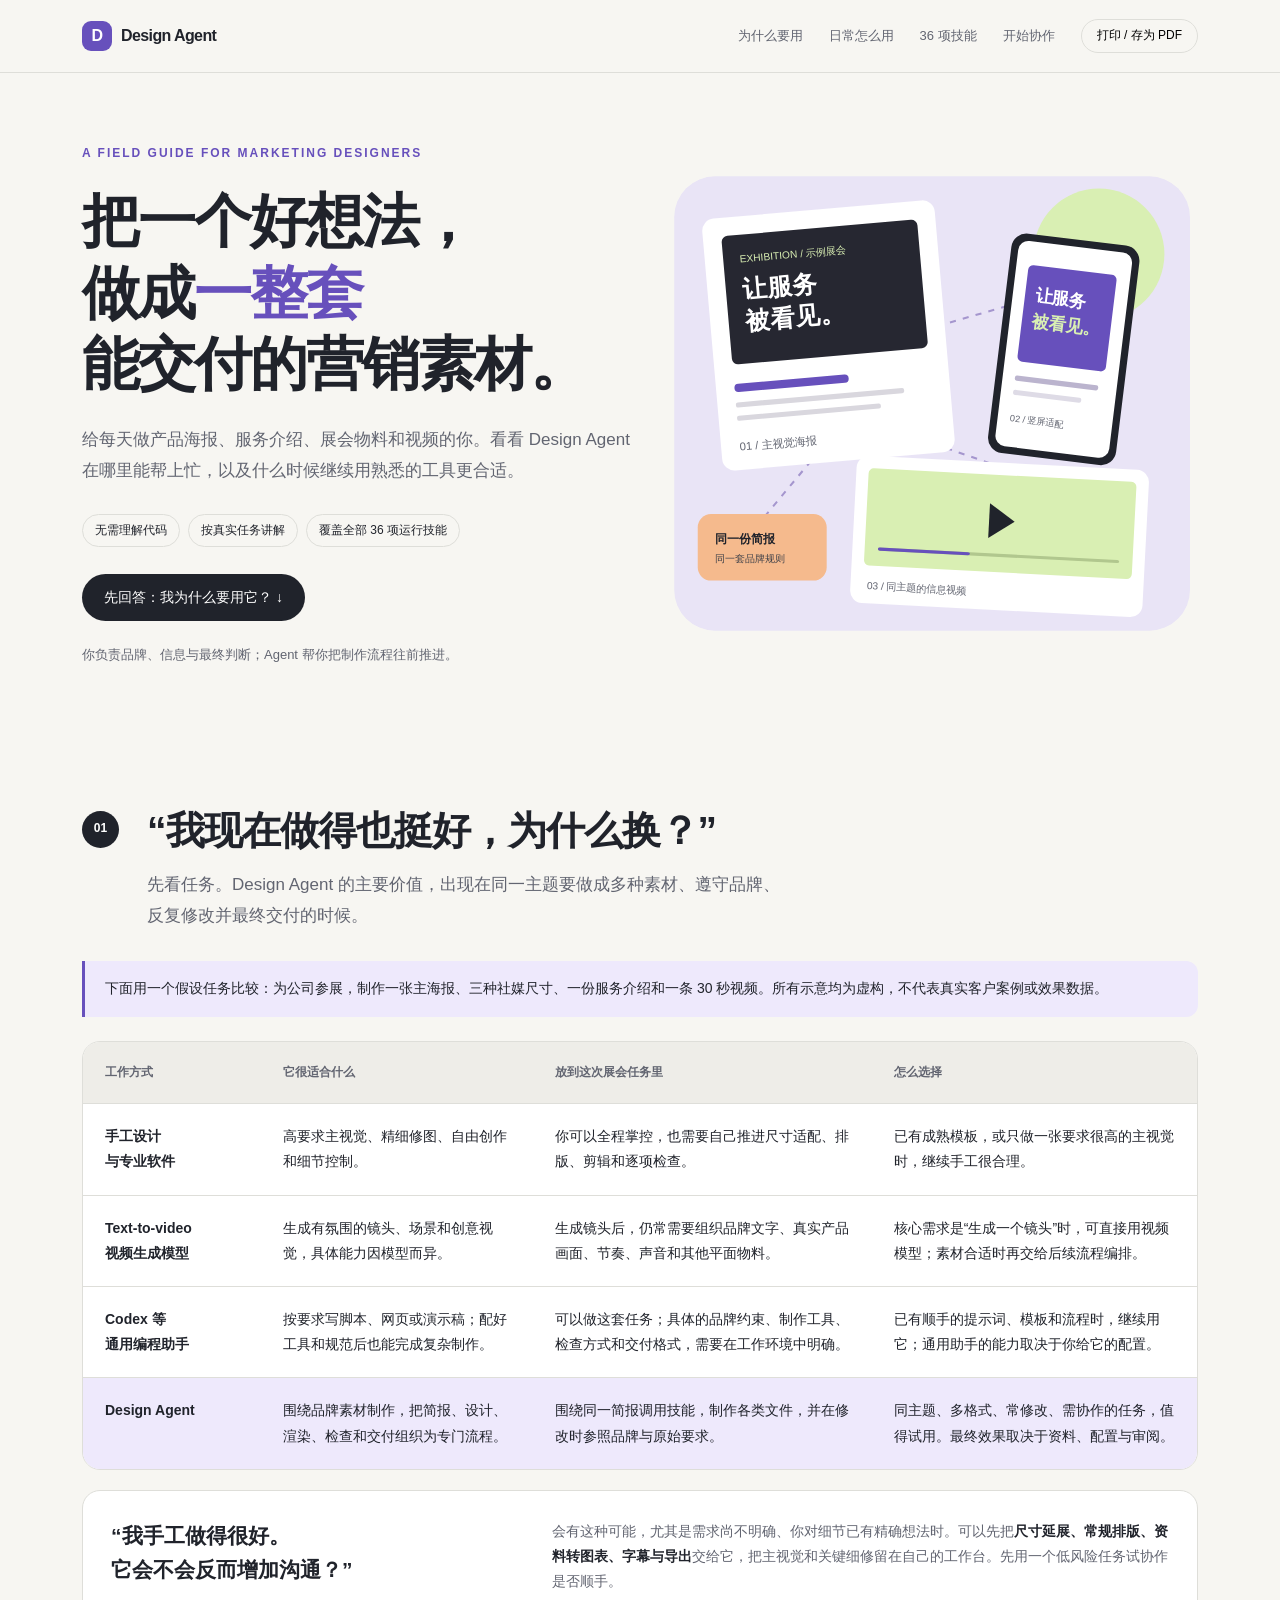
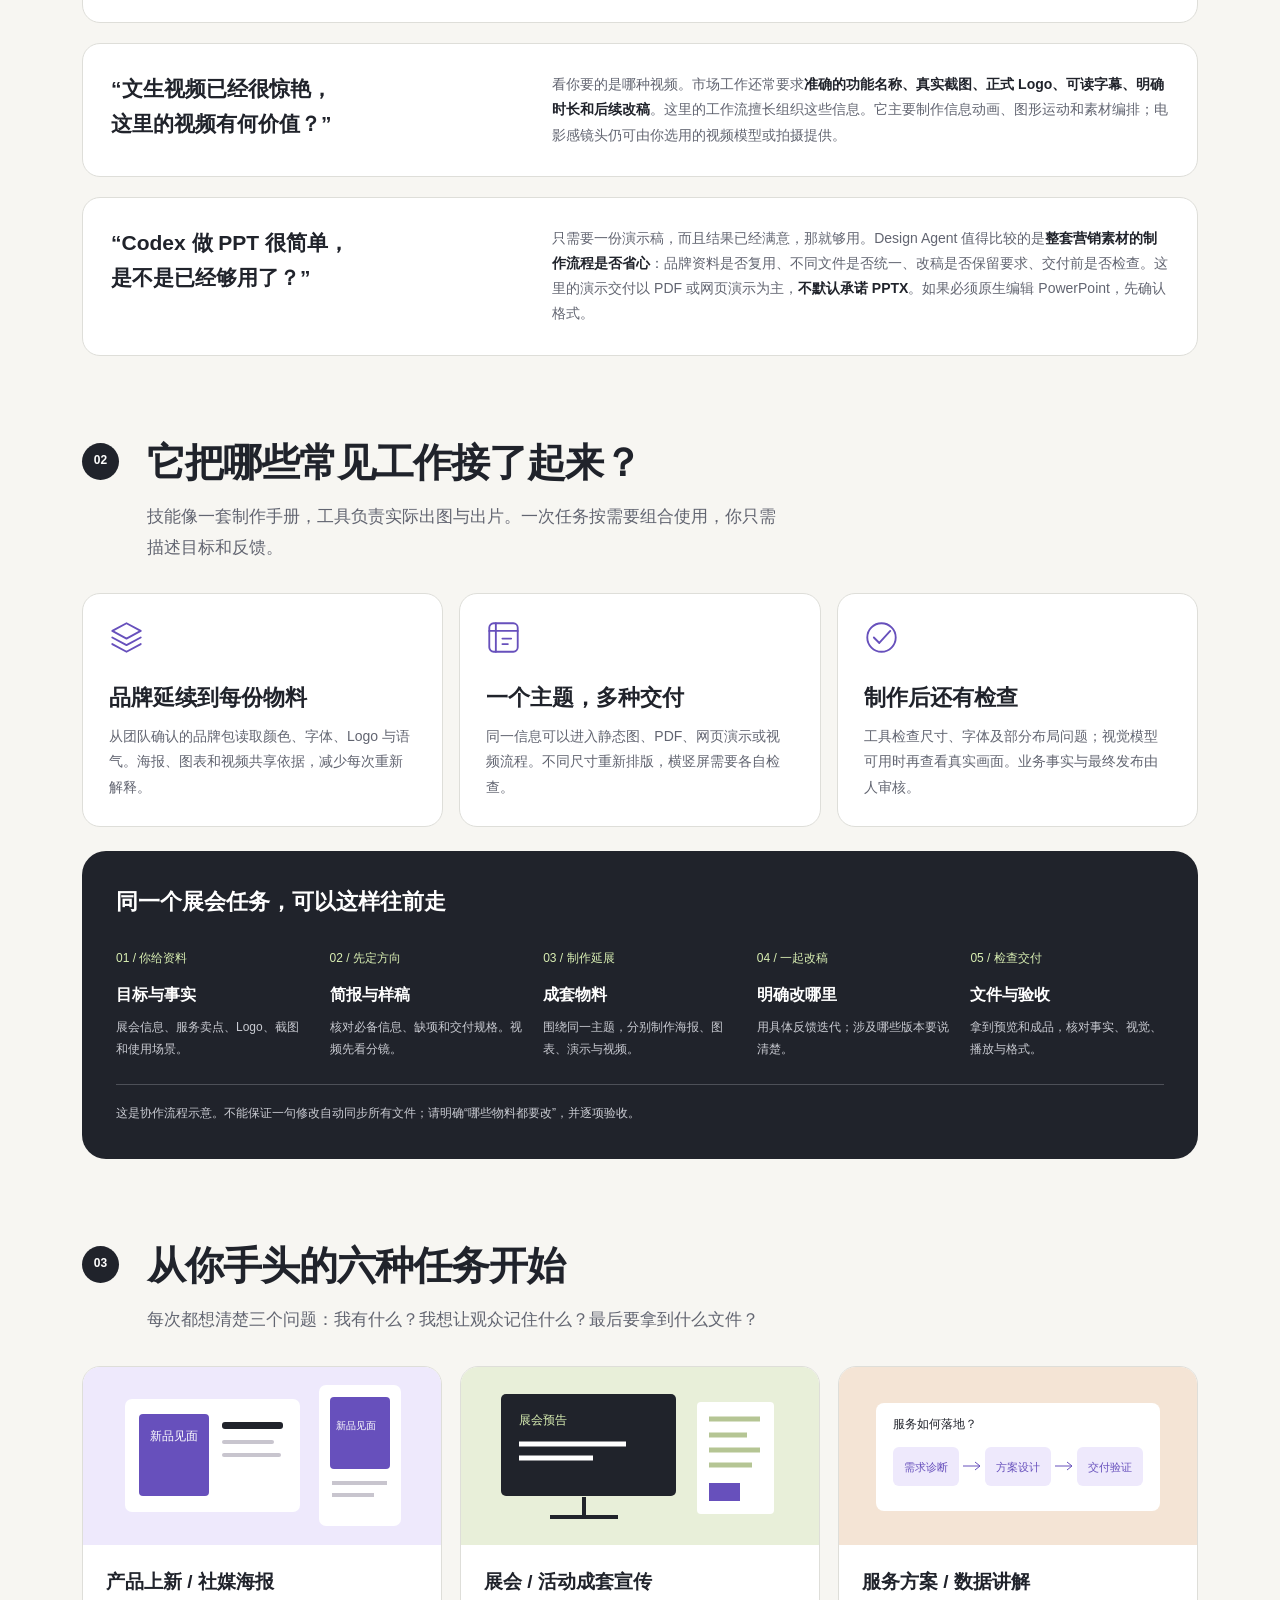
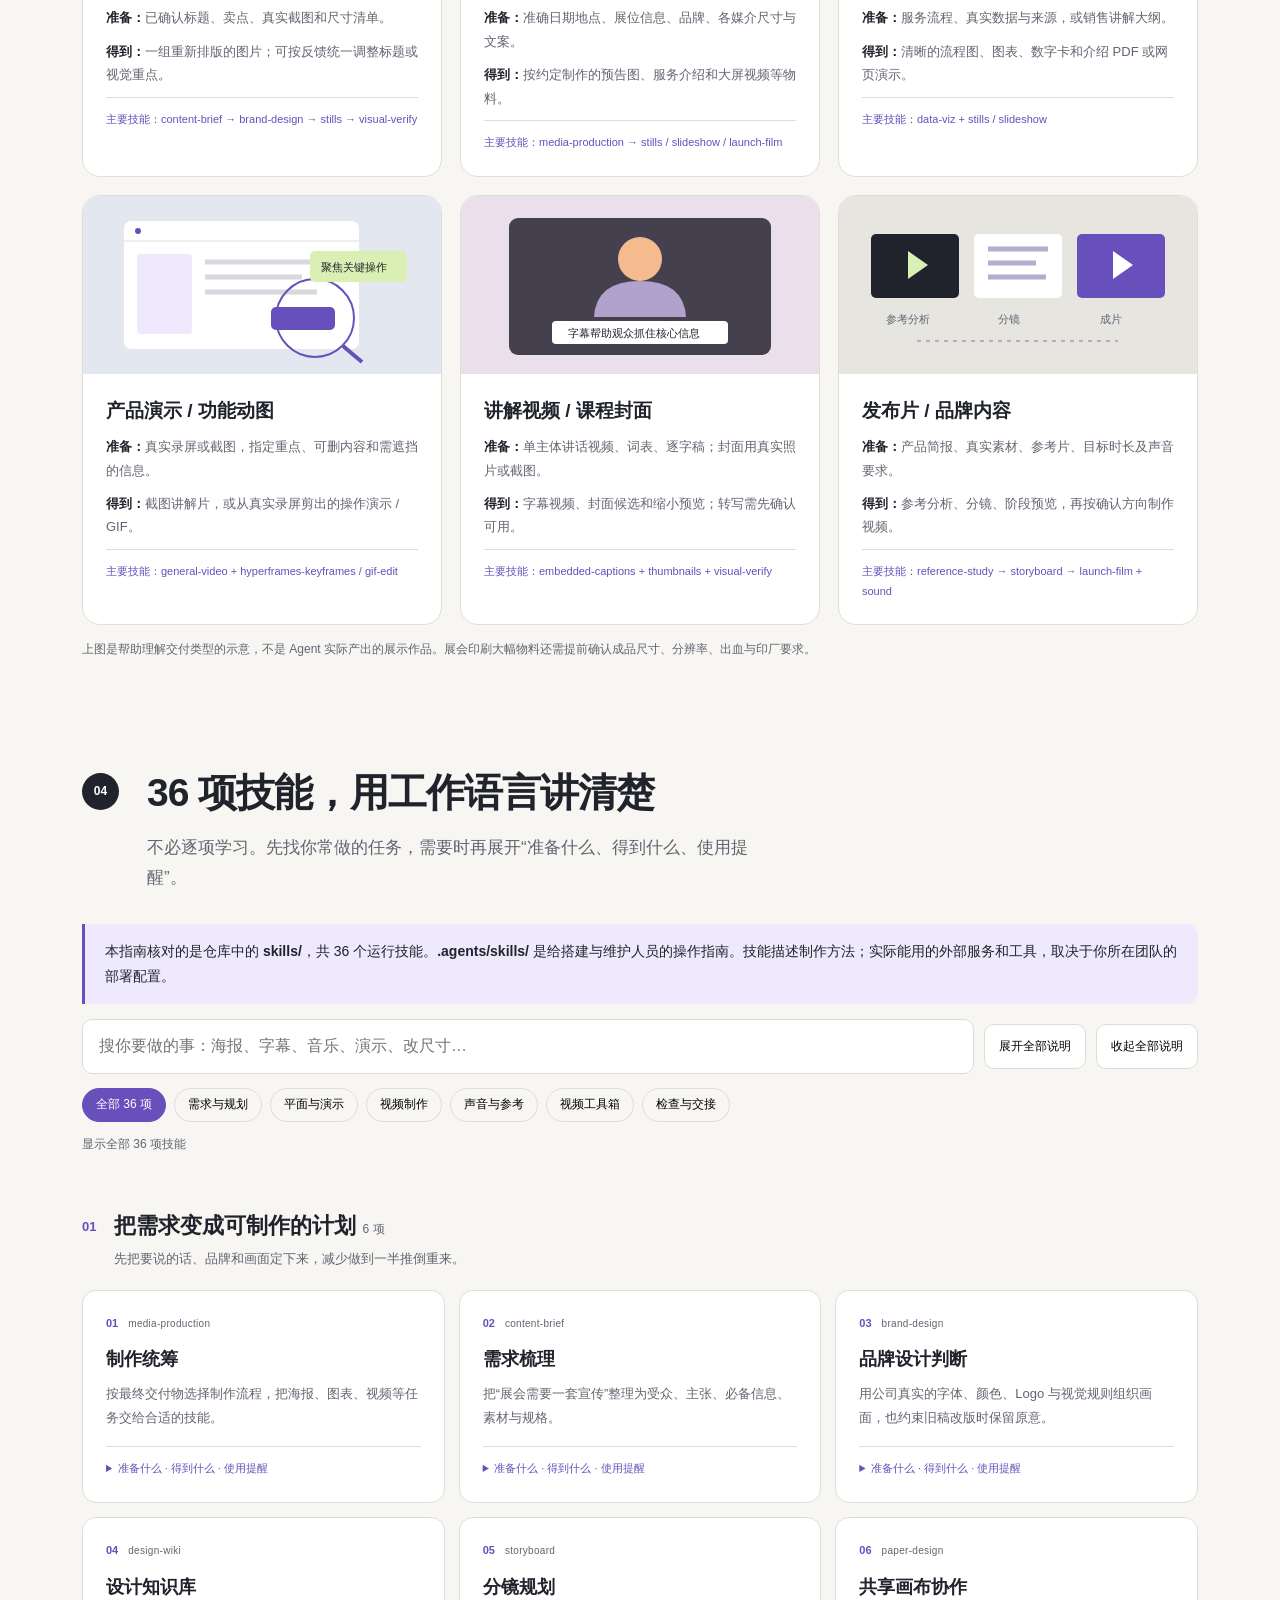
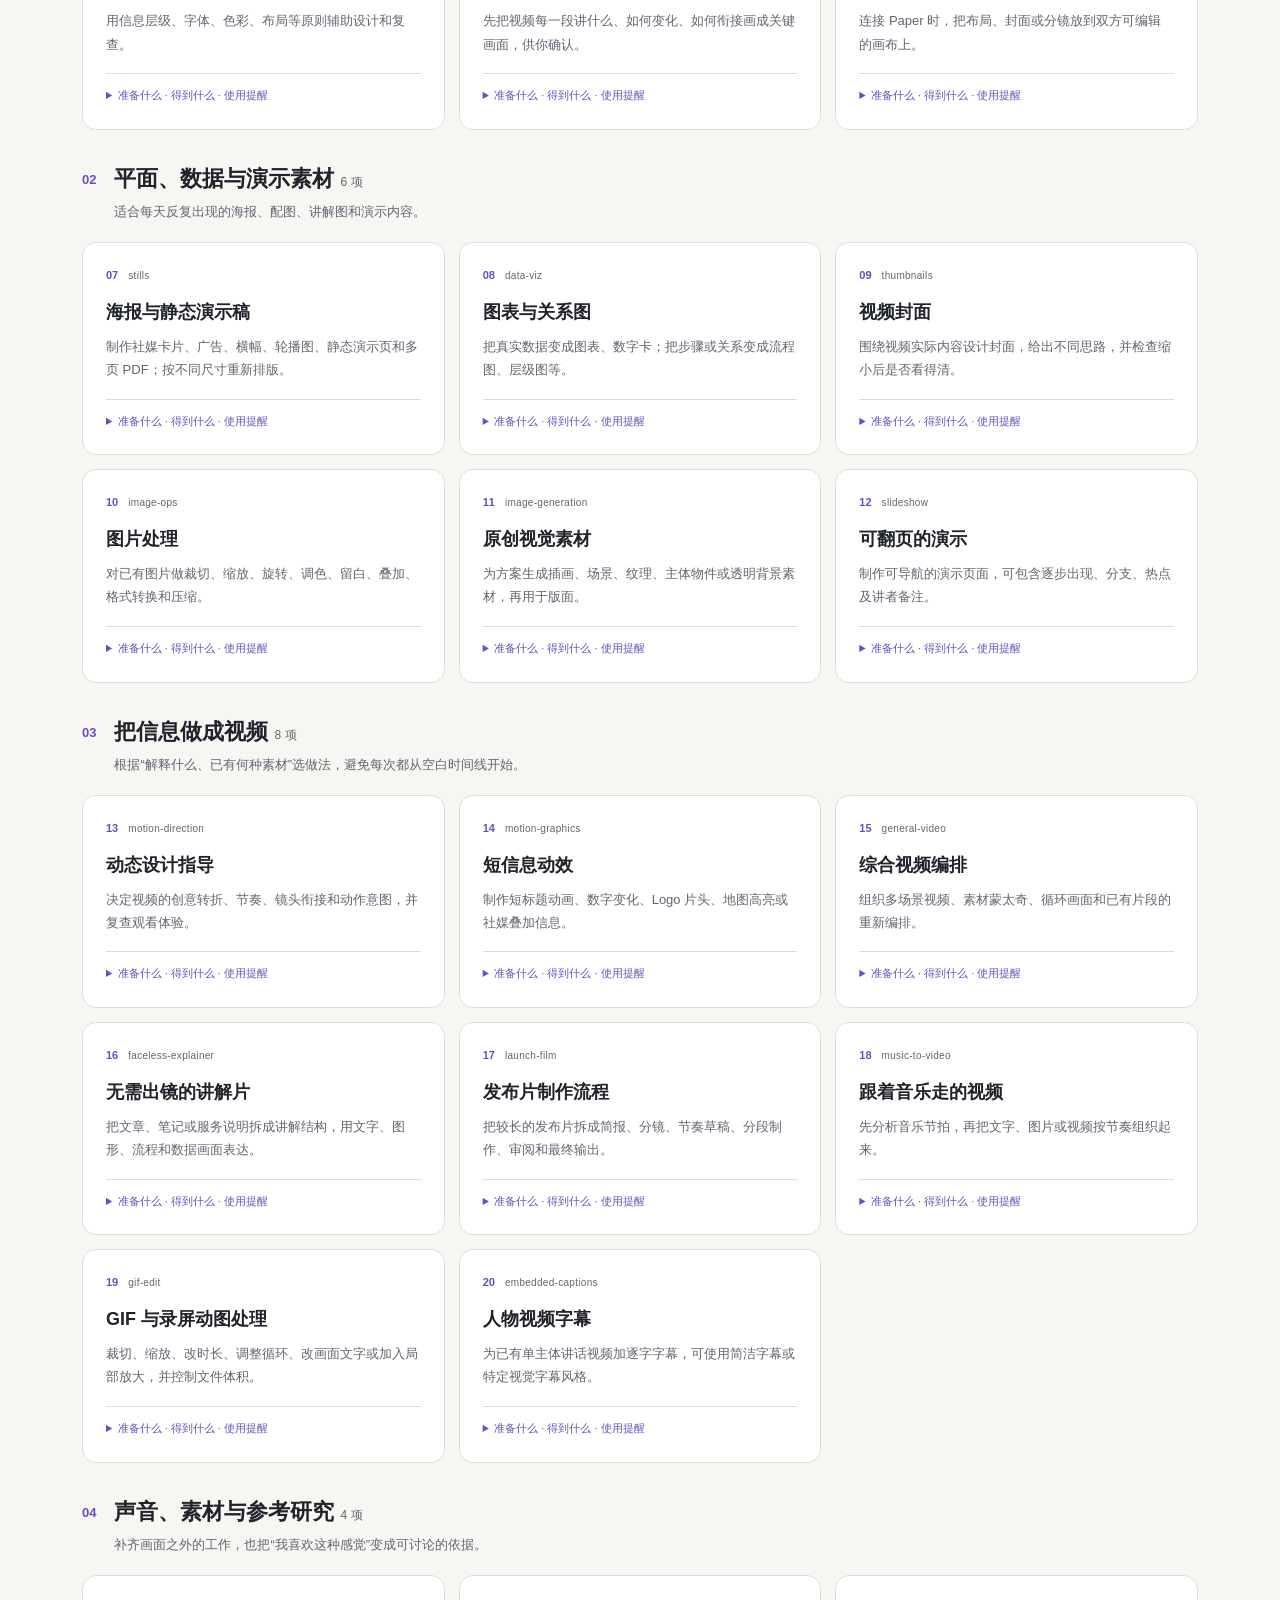
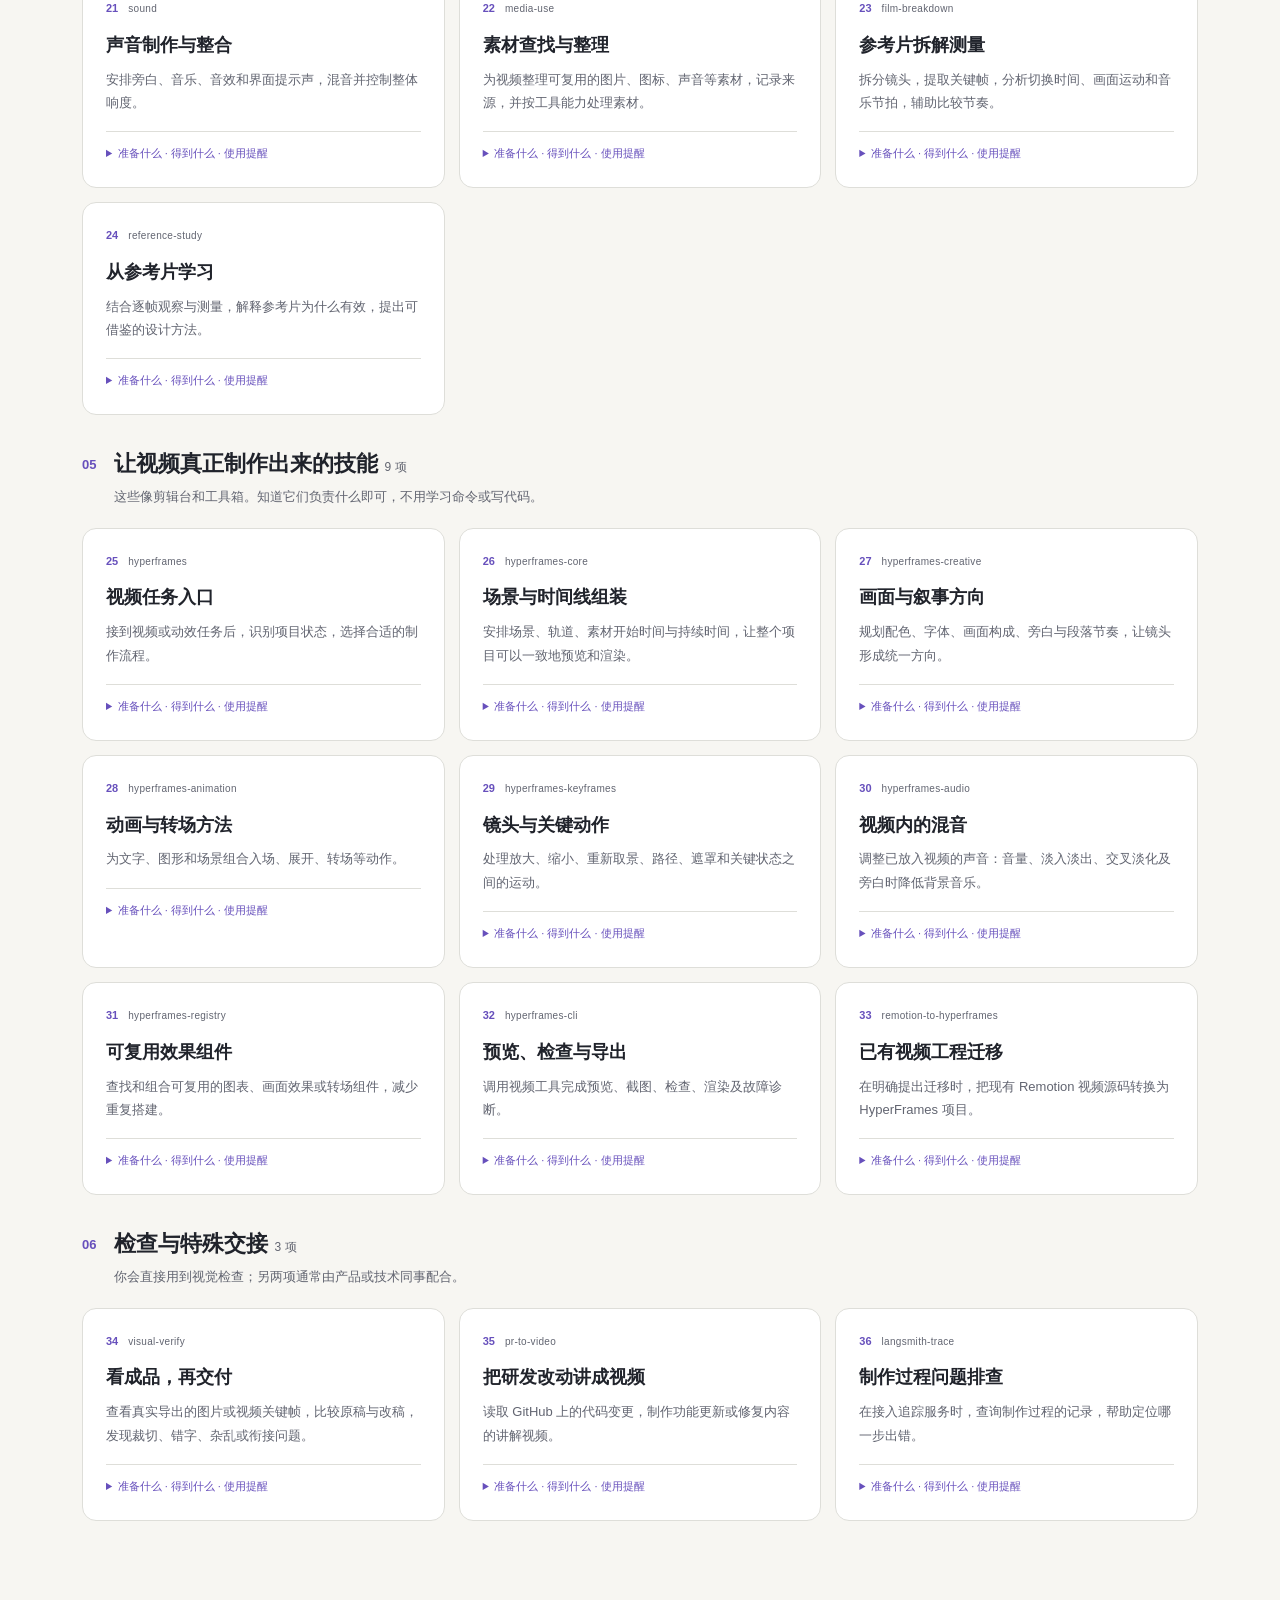
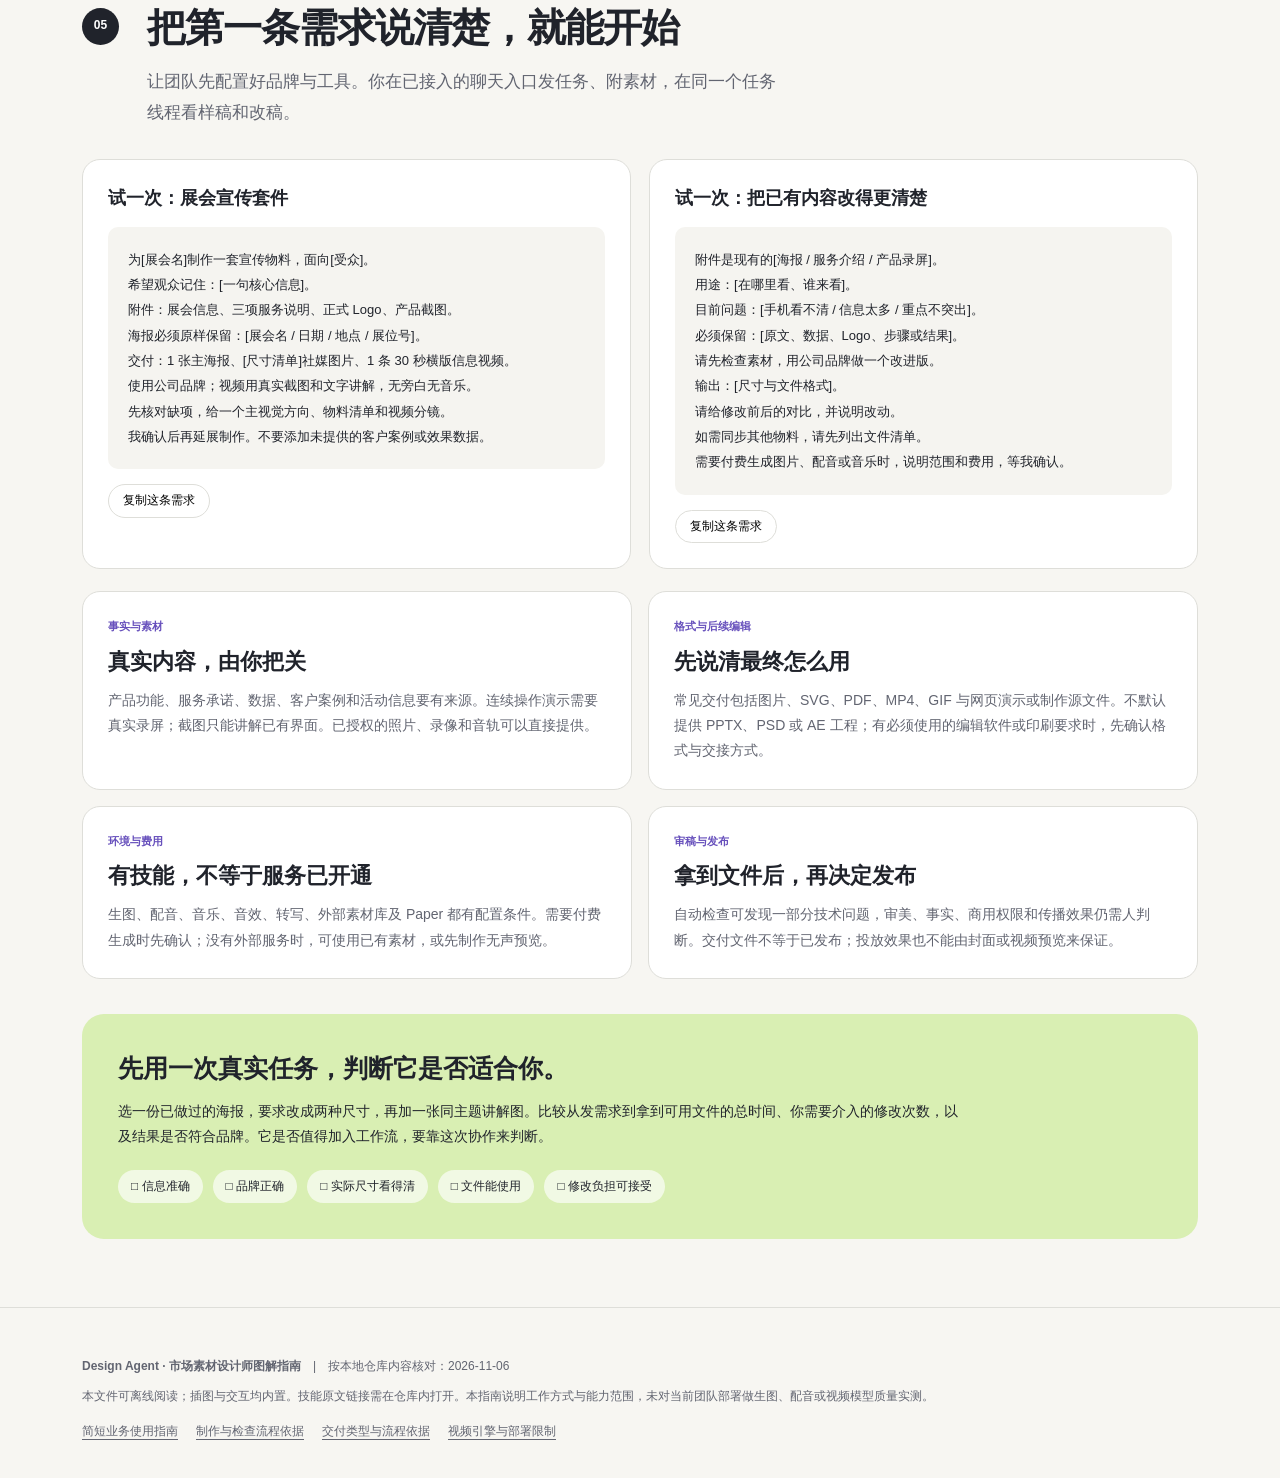
<file: docs/guides/marketing-designer-guide.zh-CN.html>
<!doctype html>
<html lang="zh-CN"><head><meta charset="utf-8"><meta name="viewport" content="width=device-width, initial-scale=1"><meta name="description" content="给市场素材设计师的 Design Agent 图解指南：工具选择、日常用法及全部 36 项运行技能。"><title>Design Agent · 给市场素材设计师的图解指南</title>
<style>
:root{--bg:#f7f6f2;--paper:#fff;--ink:#20232b;--muted:#626571;--line:#deded9;--purple:#6750bc;--lav:#eee9fc;--green:#d9efb3;--orange:#f5ba8d;--radius:18px}*{box-sizing:border-box}html{scroll-behavior:smooth;scroll-padding-top:92px}body{margin:0;background:var(--bg);color:var(--ink);font:16px/1.8 -apple-system,BlinkMacSystemFont,"Segoe UI","PingFang SC","Microsoft YaHei",sans-serif}a{color:inherit;text-underline-offset:4px}button,input{font:inherit}button,a,input,summary{-webkit-tap-highlight-color:transparent}button:focus-visible,a:focus-visible,input:focus-visible,summary:focus-visible{outline:3px solid var(--purple);outline-offset:4px}button{cursor:pointer}.wrap{max-width:1180px;padding:0 32px;margin:auto}.topbar{position:sticky;top:0;z-index:10;background:rgba(247,246,242,.96);border-bottom:1px solid var(--line)}.nav{display:flex;align-items:center;gap:26px;min-height:72px}.brand{font-weight:800;letter-spacing:-.6px;text-decoration:none;margin-right:auto;white-space:nowrap}.brand i{display:inline-grid;place-items:center;background:var(--purple);color:white;border-radius:9px;width:30px;height:30px;margin-right:9px;font-style:normal}.nav>a:not(.brand){text-decoration:none;font-size:13px;color:var(--muted);white-space:nowrap}.print{border:1px solid var(--line);border-radius:30px;background:transparent;padding:5px 15px;font-size:12px}.eyebrow{font-size:12px;font-weight:800;letter-spacing:2px;text-transform:uppercase;color:var(--purple)}h1,h2,h3,h4,p{margin:0}h1{font-size:clamp(36px,4.7vw,58px);line-height:1.24;letter-spacing:-2px;margin:20px 0 25px}h2{font-size:clamp(28px,3.1vw,39px);line-height:1.4;letter-spacing:-1px}h3{font-size:22px;line-height:1.5}h4{font-size:18px;line-height:1.6}.lead{font-size:17px;color:var(--muted);max-width:640px}.hero{display:grid;grid-template-columns:1.05fr 1fr;align-items:center;gap:25px;padding-top:70px;padding-bottom:65px}.hero em{font-style:normal;color:var(--purple)}.hero-sub{font-size:13px;color:var(--muted);margin-top:22px}.pills{display:flex;flex-wrap:wrap;gap:8px;margin:27px 0}.pill{font-size:12px;border:1px solid var(--line);border-radius:40px;padding:5px 12px}.primary{display:inline-block;background:var(--ink);color:white;border:0;border-radius:30px;padding:11px 22px;font-size:14px;text-decoration:none}.hero-art{width:100%;height:auto}.section{padding-top:72px;padding-bottom:8px}.section-head{display:flex;align-items:flex-start;gap:28px;margin-bottom:30px}.section-no{font-size:12px;font-weight:800;background:var(--ink);color:white;min-width:37px;height:37px;border-radius:50%;display:grid;place-items:center;margin-top:7px}.section-head .lead{margin-top:12px}.note{border-left:3px solid var(--purple);padding:15px 20px;background:var(--lav);border-radius:0 12px 12px 0;font-size:14px}.three{display:grid;grid-template-columns:repeat(3,1fr);gap:16px}.benefit{border:1px solid var(--line);border-radius:var(--radius);padding:26px;background:var(--paper)}.benefit .icon{width:35px;height:35px;color:var(--purple);margin-bottom:16px}.benefit p{font-size:14px;color:var(--muted);margin-top:10px}.icon{width:24px;height:24px;fill:none;stroke:currentColor;stroke-width:1.7;stroke-linecap:round;stroke-linejoin:round}.table-scroll{overflow-x:auto;border:1px solid var(--line);border-radius:var(--radius);background:white}table{border-collapse:collapse;width:100%;min-width:740px;font-size:14px}th,td{padding:20px 22px;border-bottom:1px solid var(--line);vertical-align:top;text-align:left}th{background:#eeede8;font-size:12px;color:var(--muted)}th:first-child{width:16%}td:first-child{font-weight:700}tr:last-child td{border-bottom:0}.highlight td{background:var(--lav)}td p{font-size:12px;color:var(--muted);margin-top:6px}.question{display:grid;grid-template-columns:.8fr 1.2fr;gap:30px;margin-top:20px;padding:28px;border:1px solid var(--line);border-radius:var(--radius);background:white}.quote{font-size:21px;line-height:1.65;font-weight:700}.answer{font-size:14px;color:var(--muted)}.answer strong{color:var(--ink)}.workflow{background:var(--ink);color:white;border-radius:24px;padding:34px;margin-top:24px}.flow-grid{display:grid;grid-template-columns:repeat(5,1fr);gap:20px;margin-top:30px}.step{position:relative}.step-num{font-size:12px;color:var(--green);margin-bottom:13px}.step h4{font-size:16px}.step p{font-size:12px;color:#c9cbd2;margin-top:9px}.flow-tip{font-size:12px;color:#c9cbd2;margin-top:24px;padding-top:18px;border-top:1px solid #4d5058}.scenario-grid{display:grid;grid-template-columns:repeat(3,1fr);gap:18px}.scenario{background:white;border:1px solid var(--line);border-radius:var(--radius);overflow:hidden}.scene{height:178px;background:var(--lav);display:flex;align-items:center;justify-content:center;overflow:hidden}.scene svg{height:100%;width:100%}.scenario-body{padding:23px}.scenario-body h3{font-size:19px}.scenario-body p{font-size:13px;color:var(--muted);margin-top:10px}.scenario-body strong{color:var(--ink)}.path{font-size:11px!important;color:var(--purple)!important;padding-top:12px;border-top:1px solid var(--line);line-height:1.8}.sample-note{font-size:12px;color:var(--muted);margin:14px 0 25px}.prompt-grid{display:grid;grid-template-columns:1fr 1fr;gap:18px}.prompt{border:1px solid var(--line);background:white;border-radius:var(--radius);padding:25px;min-width:0}.prompt h3{font-size:18px}.prompt pre{font-family:inherit;font-size:13px;line-height:1.95;white-space:pre-wrap;overflow-wrap:anywhere;background:#f5f4f0;padding:20px;border-radius:10px;margin:15px 0}.copy{background:white;border:1px solid var(--line);border-radius:25px;padding:5px 14px;font-size:12px}.toolbar{background:var(--bg);padding:15px 0 22px}.searchrow{display:flex;gap:10px;align-items:center}.searchrow input{width:100%;padding:12px 16px;background:white;border:1px solid var(--line);border-radius:10px;min-width:0}.searchrow button{white-space:nowrap;border:1px solid var(--line);background:white;border-radius:10px;padding:11px 14px;font-size:12px}.filters{display:flex;flex-wrap:wrap;gap:8px;margin-top:14px}.filter{border:1px solid var(--line);background:transparent;padding:5px 13px;border-radius:30px;font-size:12px}.filter[aria-pressed=true]{color:white;background:var(--purple);border-color:var(--purple)}.count{font-size:12px;color:var(--muted);margin-top:12px}.group-heading{display:flex;gap:18px;align-items:flex-start;margin:32px 0 19px}.group-heading>span{font-size:13px;font-weight:800;color:var(--purple);padding-top:6px}.group-heading p{font-size:13px;color:var(--muted);margin-top:5px}.group-heading small{font-size:12px;font-weight:400;color:var(--muted);white-space:nowrap}.skill-grid{display:grid;grid-template-columns:repeat(3,1fr);gap:14px}.skill{background:white;border:1px solid var(--line);border-radius:14px;padding:23px;min-width:0}.skill-top{display:flex;gap:10px;align-items:baseline;margin-bottom:12px}.skill-num{font-size:11px;color:var(--purple);font-weight:700}.slug{font-size:10px;letter-spacing:.3px;color:var(--muted);overflow-wrap:anywhere}.skill>p{font-size:13px;color:var(--muted);margin-top:8px}.skill details{font-size:12px;border-top:1px solid var(--line);padding-top:12px;margin-top:17px}.skill summary{cursor:pointer;color:var(--purple);font-size:11px;line-height:1.8}.skill dl{margin:15px 0}.skill dt{font-weight:700;margin-top:9px}.skill dd{margin:2px 0 0;color:var(--muted)}.source{font-size:11px;color:var(--muted)}[hidden]{display:none!important}.no-results{background:white;border:1px solid var(--line);padding:25px;border-radius:12px;font-size:14px}.boundary-grid{display:grid;grid-template-columns:1fr 1fr;gap:16px}.boundary{background:white;border:1px solid var(--line);border-radius:var(--radius);padding:25px}.boundary .tag{font-size:11px;font-weight:700;color:var(--purple);margin-bottom:8px}.boundary p{font-size:14px;color:var(--muted);margin-top:10px}.finish{background:var(--green);border-radius:22px;padding:36px;margin-top:35px}.finish h3{font-size:25px}.finish p{font-size:14px;max-width:850px;margin-top:12px}.checklist{display:flex;flex-wrap:wrap;gap:10px;margin-top:20px}.checklist span{background:rgba(255,255,255,.65);border-radius:30px;padding:6px 13px;font-size:12px}footer{padding:48px 0 35px;margin-top:60px;border-top:1px solid var(--line);font-size:12px;color:var(--muted)}footer p+p{margin-top:8px}.sr-only{position:absolute;width:1px;height:1px;padding:0;margin:-1px;overflow:hidden;clip:rect(0,0,0,0);white-space:nowrap;border:0}.footlinks{display:flex;flex-wrap:wrap;gap:18px;margin-top:14px}
@media(max-width:950px){.wrap{padding:0 24px}.nav{gap:16px}.nav>a:not(.brand){font-size:12px}.hero{padding-top:45px;gap:10px}.hero h1{font-size:42px}.three,.scenario-grid,.skill-grid{grid-template-columns:repeat(2,1fr)}.flow-grid{gap:14px}.question{grid-template-columns:1fr;gap:12px}}
@media(max-width:650px){html{scroll-padding-top:110px}.nav .print{position:absolute;right:20px;top:14px}.nav{position:relative}.wrap{padding:0 20px}.nav{gap:13px;flex-wrap:wrap;padding-top:12px;padding-bottom:12px;min-height:auto}.brand{width:100%;font-size:16px}.nav>a:not(.brand){font-size:11px}.print{margin-left:auto;font-size:11px;padding:3px 10px}.hero{grid-template-columns:1fr;padding-top:35px;padding-bottom:20px}.hero h1{font-size:39px}.hero-art{max-width:440px;justify-self:center;margin-top:15px}.lead{font-size:15px}.section{padding-top:50px}.section-head{gap:14px}.three,.scenario-grid,.prompt-grid,.skill-grid,.boundary-grid{grid-template-columns:1fr}.section-no{min-width:30px;height:30px;font-size:10px}.flow-grid{grid-template-columns:1fr;gap:22px}.step{padding-left:36px}.step-num{position:absolute;left:0;top:2px}.workflow{padding:26px}.question{padding:22px}.quote{font-size:19px}.searchrow{flex-wrap:wrap}.searchrow input{flex-basis:100%}.searchrow button{flex:1}.finish{padding:25px}.skill{padding:22px}.scene{height:190px}.group-heading h3{font-size:20px}}
@media(prefers-reduced-motion:reduce){html{scroll-behavior:auto}}
@media print{@page{size:A4;margin:16mm}body{background:white;font-size:10pt;color:#111}.wrap{max-width:none;padding:0}.topbar,.toolbar,.copy,.primary,.print{display:none}.hero{padding:0;gap:15px;break-after:avoid}h1,.hero h1{font-size:31pt}.hero-art{max-height:240px}h2{font-size:22pt}.section{padding-top:25px}.section-head{margin-bottom:16px}.skill-grid,.scenario-grid,.three{grid-template-columns:repeat(2,1fr)}.skill,.scenario,.benefit,.question,.boundary,.prompt{break-inside:avoid}.skill details>*:not(summary){display:block!important}.skill details{content-visibility:visible!important}.skill summary{display:none}.skill dl{display:block!important}.skill dd{margin-left:0}.skill{padding:15px}.source{display:none}.workflow{background:#f0f0f0;color:#111}.step p,.flow-tip{color:#333}.step-num{color:#333}.skill>p,.skill dd,.lead,.answer{color:#333}.section-no{background:#eee;color:#111}.prompt pre{font-size:10pt}.finish{break-inside:avoid}.hero,.three,.skill-grid,.scenario-grid,.prompt-grid,.boundary-grid{gap:12px}footer{margin-top:25px;padding-top:15px}*{-webkit-print-color-adjust:exact;print-color-adjust:exact}}
</style></head><body>
<svg width="0" height="0" aria-hidden="true" style="position:absolute"><defs>
<symbol id="layers" viewBox="0 0 32 32"><path d="m3 10 13-7 13 7-13 7zM3 16l13 7 13-7M3 22l13 7 13-7"/></symbol>
<symbol id="frame" viewBox="0 0 32 32"><rect x="3" y="3" width="26" height="26" rx="4"/><path d="M9 3v26M3 10h26M15 17h8M15 22h5"/></symbol>
<symbol id="check" viewBox="0 0 32 32"><circle cx="16" cy="16" r="13"/><path d="m9 16 5 5 10-11"/></symbol>
</defs></svg>
<header class="topbar"><nav class="wrap nav" aria-label="章节导航"><a class="brand" href="#top"><i>D</i>Design Agent</a><a href="#choose">为什么要用</a><a href="#scenes">日常怎么用</a><a href="#skills">36 项技能</a><a href="#start">开始协作</a><button class="print" type="button" id="print">打印 / 存为 PDF</button></nav></header>
<main id="top" class="wrap">
<section class="hero" aria-labelledby="hero-title"><div><p class="eyebrow">A field guide for marketing designers</p><h1 id="hero-title">把一个好想法，<br>做成<em>一整套</em><br>能交付的营销素材。</h1><p class="lead">给每天做产品海报、服务介绍、展会物料和视频的你。看看 Design Agent 在哪里能帮上忙，以及什么时候继续用熟悉的工具更合适。</p><div class="pills"><span class="pill">无需理解代码</span><span class="pill">按真实任务讲解</span><span class="pill">覆盖全部 36 项运行技能</span></div><a class="primary" href="#choose">先回答：我为什么要用它？ ↓</a><p class="hero-sub">你负责品牌、信息与最终判断；Agent 帮你把制作流程往前推进。</p></div>
<svg class="hero-art" viewBox="0 0 520 470" role="img" aria-labelledby="hero-svg-title"><title id="hero-svg-title">同一份展会简报连接海报、手机卡片、演示页与视频示意</title><rect x="8" y="12" width="504" height="444" rx="40" fill="#e9e4f6"/><circle cx="423" cy="88" r="64" fill="#d9efb3"/><path d="M190 180 395 121M200 252l216 75M175 250 91 351" stroke="#a596ce" stroke-width="2" stroke-dasharray="6 7"/>
<g transform="translate(44 44) rotate(-5 114 115)"><rect width="228" height="247" rx="12" fill="#fff"/><rect x="18" y="18" width="192" height="126" rx="6" fill="#262731"/><text x="34" y="45" fill="#d9efb3" font-size="10" font-family="sans-serif">EXHIBITION / 示例展会</text><text x="34" y="80" fill="#fff" font-size="24" font-weight="700" font-family="sans-serif">让服务</text><text x="34" y="111" fill="#fff" font-size="24" font-weight="700" font-family="sans-serif">被看见。</text><rect x="18" y="163" width="112" height="8" rx="4" fill="#6750bc"/><rect x="18" y="181" width="165" height="5" rx="2" fill="#d9d7de"/><rect x="18" y="194" width="141" height="5" rx="2" fill="#d9d7de"/><text x="18" y="228" fill="#626571" font-size="11" font-family="sans-serif">01 / 主视觉海报</text></g>
<g transform="translate(326 73) rotate(7 62 105)"><rect width="126" height="216" rx="15" fill="#20232b"/><rect x="7" y="7" width="112" height="202" rx="10" fill="#fff"/><rect x="19" y="30" width="87" height="95" rx="5" fill="#6750bc"/><text x="29" y="65" fill="#fff" font-size="17" font-weight="700" font-family="sans-serif">让服务</text><text x="29" y="90" fill="#d9efb3" font-size="17" font-weight="700" font-family="sans-serif">被看见。</text><rect x="19" y="139" width="82" height="5" rx="2" fill="#bbb4ce"/><rect x="19" y="153" width="67" height="5" rx="2" fill="#dedbe6"/><text x="19" y="184" fill="#626571" font-size="9" font-family="sans-serif">02 / 竖屏适配</text></g>
<g transform="translate(183 292) rotate(3 145 70)"><rect width="286" height="144" rx="12" fill="#fff"/><rect x="12" y="12" width="262" height="95" rx="5" fill="#d9efb3"/><path d="m132 40 25 17-25 17z" fill="#20232b"/><rect x="25" y="89" width="236" height="3" rx="2" fill="#b1c78e"/><rect x="25" y="89" width="90" height="3" rx="2" fill="#6750bc"/><text x="16" y="130" fill="#626571" font-size="10" font-family="sans-serif">03 / 同主题的信息视频</text></g>
<g transform="translate(31 342)"><rect width="126" height="65" rx="13" fill="#f5ba8d"/><text x="17" y="28" font-size="12" fill="#20232b" font-weight="700" font-family="sans-serif">同一份简报</text><text x="17" y="47" font-size="10" fill="#42434a" font-family="sans-serif">同一套品牌规则</text></g></svg></section>

<section class="section" id="choose" aria-labelledby="choose-title"><div class="section-head"><span class="section-no">01</span><div><h2 id="choose-title">“我现在做得也挺好，为什么换？”</h2><p class="lead">先看任务。Design Agent 的主要价值，出现在同一主题要做成多种素材、遵守品牌、反复修改并最终交付的时候。</p></div></div>
<div class="note">下面用一个假设任务比较：为公司参展，制作一张主海报、三种社媒尺寸、一份服务介绍和一条 30 秒视频。所有示意均为虚构，不代表真实客户案例或效果数据。</div>
<div class="table-scroll" style="margin-top:24px"><table><caption class="sr-only">手工、文生视频、Codex 与 Design Agent 的适合场景比较</caption><thead><tr><th>工作方式</th><th>它很适合什么</th><th>放到这次展会任务里</th><th>怎么选择</th></tr></thead><tbody>
<tr><td>手工设计<br>与专业软件</td><td>高要求主视觉、精细修图、自由创作和细节控制。</td><td>你可以全程掌控，也需要自己推进尺寸适配、排版、剪辑和逐项检查。</td><td>已有成熟模板，或只做一张要求很高的主视觉时，继续手工很合理。</td></tr>
<tr><td>Text-to-video<br>视频生成模型</td><td>生成有氛围的镜头、场景和创意视觉，具体能力因模型而异。</td><td>生成镜头后，仍常需要组织品牌文字、真实产品画面、节奏、声音和其他平面物料。</td><td>核心需求是“生成一个镜头”时，可直接用视频模型；素材合适时再交给后续流程编排。</td></tr>
<tr><td>Codex 等<br>通用编程助手</td><td>按要求写脚本、网页或演示稿；配好工具和规范后也能完成复杂制作。</td><td>可以做这套任务；具体的品牌约束、制作工具、检查方式和交付格式，需要在工作环境中明确。</td><td>已有顺手的提示词、模板和流程时，继续用它；通用助手的能力取决于你给它的配置。</td></tr>
<tr class="highlight"><td>Design Agent</td><td>围绕品牌素材制作，把简报、设计、渲染、检查和交付组织为专门流程。</td><td>围绕同一简报调用技能，制作各类文件，并在修改时参照品牌与原始要求。</td><td>同主题、多格式、常修改、需协作的任务，值得试用。最终效果取决于资料、配置与审阅。</td></tr>
</tbody></table></div>
<div class="question"><p class="quote">“我手工做得很好。<br>它会不会反而增加沟通？”</p><p class="answer">会有这种可能，尤其是需求尚不明确、你对细节已有精确想法时。可以先把<strong>尺寸延展、常规排版、资料转图表、字幕与导出</strong>交给它，把主视觉和关键细修留在自己的工作台。先用一个低风险任务试协作是否顺手。</p></div>
<div class="question"><p class="quote">“文生视频已经很惊艳，<br>这里的视频有何价值？”</p><p class="answer">看你要的是哪种视频。市场工作还常要求<strong>准确的功能名称、真实截图、正式 Logo、可读字幕、明确时长和后续改稿</strong>。这里的工作流擅长组织这些信息。它主要制作信息动画、图形运动和素材编排；电影感镜头仍可由你选用的视频模型或拍摄提供。</p></div>
<div class="question"><p class="quote">“Codex 做 PPT 很简单，<br>是不是已经够用了？”</p><p class="answer">只需要一份演示稿，而且结果已经满意，那就够用。Design Agent 值得比较的是<strong>整套营销素材的制作流程是否省心</strong>：品牌资料是否复用、不同文件是否统一、改稿是否保留要求、交付前是否检查。这里的演示交付以 PDF 或网页演示为主，<strong>不默认承诺 PPTX</strong>。如果必须原生编辑 PowerPoint，先确认格式。</p></div>
</section>

<section class="section" aria-labelledby="value-title"><div class="section-head"><span class="section-no">02</span><div><h2 id="value-title">它把哪些常见工作接了起来？</h2><p class="lead">技能像一套制作手册，工具负责实际出图与出片。一次任务按需要组合使用，你只需描述目标和反馈。</p></div></div>
<div class="three"><article class="benefit"><svg class="icon " aria-hidden="true"><use href="#layers"/></svg><h3>品牌延续到每份物料</h3><p>从团队确认的品牌包读取颜色、字体、Logo 与语气。海报、图表和视频共享依据，减少每次重新解释。</p></article><article class="benefit"><svg class="icon " aria-hidden="true"><use href="#frame"/></svg><h3>一个主题，多种交付</h3><p>同一信息可以进入静态图、PDF、网页演示或视频流程。不同尺寸重新排版，横竖屏需要各自检查。</p></article><article class="benefit"><svg class="icon " aria-hidden="true"><use href="#check"/></svg><h3>制作后还有检查</h3><p>工具检查尺寸、字体及部分布局问题；视觉模型可用时再查看真实画面。业务事实与最终发布由人审核。</p></article></div>
<div class="workflow"><h3>同一个展会任务，可以这样往前走</h3><div class="flow-grid"><div class="step"><div class="step-num">01 / 你给资料</div><h4>目标与事实</h4><p>展会信息、服务卖点、Logo、截图和使用场景。</p></div><div class="step"><div class="step-num">02 / 先定方向</div><h4>简报与样稿</h4><p>核对必备信息、缺项和交付规格。视频先看分镜。</p></div><div class="step"><div class="step-num">03 / 制作延展</div><h4>成套物料</h4><p>围绕同一主题，分别制作海报、图表、演示与视频。</p></div><div class="step"><div class="step-num">04 / 一起改稿</div><h4>明确改哪里</h4><p>用具体反馈迭代；涉及哪些版本要说清楚。</p></div><div class="step"><div class="step-num">05 / 检查交付</div><h4>文件与验收</h4><p>拿到预览和成品，核对事实、视觉、播放与格式。</p></div></div><p class="flow-tip">这是协作流程示意。不能保证一句修改自动同步所有文件；请明确“哪些物料都要改”，并逐项验收。</p></div>
</section>

<section class="section" id="scenes" aria-labelledby="scene-title"><div class="section-head"><span class="section-no">03</span><div><h2 id="scene-title">从你手头的六种任务开始</h2><p class="lead">每次都想清楚三个问题：我有什么？我想让观众记住什么？最后要拿到什么文件？</p></div></div>
<div class="scenario-grid">
<article class="scenario"><div class="scene"><svg viewBox="0 0 340 178" role="img" aria-label="同一海报的横版与竖版排版示意"><rect x="33" y="32" width="175" height="113" rx="7" fill="#fff"/><rect x="47" y="47" width="70" height="82" rx="4" fill="#6750bc"/><text x="58" y="73" font-size="12" fill="#fff">新品见面</text><rect x="130" y="55" width="61" height="7" rx="3" fill="#20232b"/><rect x="130" y="73" width="52" height="4" rx="2" fill="#c8c5ce"/><rect x="130" y="86" width="59" height="4" rx="2" fill="#c8c5ce"/><rect x="227" y="18" width="82" height="141" rx="7" fill="#fff"/><rect x="238" y="30" width="60" height="72" rx="4" fill="#6750bc"/><text x="244" y="62" font-size="10" fill="#fff">新品见面</text><path d="M240 116h55m-55 12h42" stroke="#c8c5ce" stroke-width="4"/></svg></div><div class="scenario-body"><h3>产品上新 / 社媒海报</h3><p><strong>准备：</strong>已确认标题、卖点、真实截图和尺寸清单。</p><p><strong>得到：</strong>一组重新排版的图片；可按反馈统一调整标题或视觉重点。</p><p class="path">主要技能：content-brief → brand-design → stills → visual-verify</p></div></article>
<article class="scenario"><div class="scene" style="background:#e8efd9"><svg viewBox="0 0 340 178" role="img" aria-label="展会大屏、介绍页和预告视频示意"><rect x="31" y="27" width="175" height="102" rx="5" fill="#20232b"/><text x="49" y="57" fill="#d9efb3" font-size="12">展会预告</text><path d="M49 77h107m-107 14h74" stroke="#fff" stroke-width="5"/><path d="M114 130v20m-34 0h68" stroke="#20232b" stroke-width="4"/><rect x="227" y="35" width="77" height="112" rx="4" fill="#fff"/><path d="M239 52h51m-51 16h38m-38 15h51m-51 15h43" stroke="#b5c594" stroke-width="5"/><rect x="239" y="116" width="31" height="18" fill="#6750bc"/></svg></div><div class="scenario-body"><h3>展会 / 活动成套宣传</h3><p><strong>准备：</strong>准确日期地点、展位信息、品牌、各媒介尺寸与文案。</p><p><strong>得到：</strong>按约定制作的预告图、服务介绍和大屏视频等物料。</p><p class="path">主要技能：media-production → stills / slideshow / launch-film</p></div></article>
<article class="scenario"><div class="scene" style="background:#f4e4d5"><svg viewBox="0 0 340 178" role="img" aria-label="由三个步骤组成的服务流程图示意"><rect x="28" y="36" width="284" height="108" rx="8" fill="#fff"/><text x="45" y="61" font-size="12" fill="#20232b">服务如何落地？</text><g fill="#eee9fc"><rect x="45" y="80" width="66" height="39" rx="6"/><rect x="137" y="80" width="66" height="39" rx="6"/><rect x="229" y="80" width="66" height="39" rx="6"/></g><g fill="#6750bc" font-size="11"><text x="56" y="104">需求诊断</text><text x="148" y="104">方案设计</text><text x="240" y="104">交付验证</text></g><path d="M115 99h17l-5-4m5 4-5 4m80-4h17l-5-4m5 4-5 4" stroke="#6750bc" fill="none"/></svg></div><div class="scenario-body"><h3>服务方案 / 数据讲解</h3><p><strong>准备：</strong>服务流程、真实数据与来源，或销售讲解大纲。</p><p><strong>得到：</strong>清晰的流程图、图表、数字卡和介绍 PDF 或网页演示。</p><p class="path">主要技能：data-viz + stills / slideshow</p></div></article>
<article class="scenario"><div class="scene" style="background:#e2e7f0"><svg viewBox="0 0 340 178" role="img" aria-label="真实产品截图加局部放大和注释示意"><rect x="32" y="25" width="235" height="128" rx="7" fill="#fff"/><path d="M32 45h235" stroke="#deded9"/><circle cx="46" cy="35" r="3" fill="#6750bc"/><rect x="45" y="58" width="55" height="80" rx="3" fill="#eee9fc"/><path d="M113 66h119m-119 15h97m-97 15h112" stroke="#d8d8df" stroke-width="5"/><rect x="179" y="111" width="64" height="23" rx="5" fill="#6750bc"/><circle cx="223" cy="122" r="39" fill="none" stroke="#6750bc" stroke-width="2"/><path d="m251 150 19 16" stroke="#6750bc" stroke-width="4"/><rect x="218" y="55" width="97" height="31" rx="5" fill="#d9efb3"/><text x="229" y="75" font-size="11" fill="#20232b">聚焦关键操作</text></svg></div><div class="scenario-body"><h3>产品演示 / 功能动图</h3><p><strong>准备：</strong>真实录屏或截图，指定重点、可删内容和需遮挡的信息。</p><p><strong>得到：</strong>截图讲解片，或从真实录屏剪出的操作演示 / GIF。</p><p class="path">主要技能：general-video + hyperframes-keyframes / gif-edit</p></div></article>
<article class="scenario"><div class="scene" style="background:#eadfeb"><svg viewBox="0 0 340 178" role="img" aria-label="讲者视频与不遮挡人物的字幕示意"><rect x="39" y="22" width="262" height="137" rx="9" fill="#44404d"/><circle cx="170" cy="63" r="22" fill="#f5ba8d"/><path d="M124 121q2-36 46-36t46 36" fill="#b0a1cd"/><rect x="82" y="125" width="176" height="23" rx="4" fill="#fff"/><text x="98" y="141" font-size="11" fill="#20232b">字幕帮助观众抓住核心信息</text></svg></div><div class="scenario-body"><h3>讲解视频 / 课程封面</h3><p><strong>准备：</strong>单主体讲话视频、词表、逐字稿；封面用真实照片或截图。</p><p><strong>得到：</strong>字幕视频、封面候选和缩小预览；转写需先确认可用。</p><p class="path">主要技能：embedded-captions + thumbnails + visual-verify</p></div></article>
<article class="scenario"><div class="scene" style="background:#e7e5e0"><svg viewBox="0 0 340 178" role="img" aria-label="参考分析到分镜再到发布片的示意"><rect x="23" y="38" width="88" height="64" rx="5" fill="#20232b"/><path d="m60 55 20 14-20 14z" fill="#d9efb3"/><rect x="126" y="38" width="88" height="64" rx="5" fill="#fff"/><path d="M140 53h60m-60 14h48m-48 14h58" stroke="#b6acce" stroke-width="5"/><rect x="229" y="38" width="88" height="64" rx="5" fill="#6750bc"/><path d="m265 55 20 14-20 14z" fill="#fff"/><text x="38" y="127" font-size="11" fill="#626571">参考分析</text><text x="150" y="127" font-size="11" fill="#626571">分镜</text><text x="252" y="127" font-size="11" fill="#626571">成片</text><path d="M69 145h201" stroke="#b6acce" stroke-width="2" stroke-dasharray="4 5"/></svg></div><div class="scenario-body"><h3>发布片 / 品牌内容</h3><p><strong>准备：</strong>产品简报、真实素材、参考片、目标时长及声音要求。</p><p><strong>得到：</strong>参考分析、分镜、阶段预览，再按确认方向制作视频。</p><p class="path">主要技能：reference-study → storyboard → launch-film + sound</p></div></article>
</div><p class="sample-note">上图是帮助理解交付类型的示意，不是 Agent 实际产出的展示作品。展会印刷大幅物料还需提前确认成品尺寸、分辨率、出血与印厂要求。</p>
</section>

<section class="section" id="skills" aria-labelledby="skills-title"><div class="section-head"><span class="section-no">04</span><div><h2 id="skills-title">36 项技能，用工作语言讲清楚</h2><p class="lead">不必逐项学习。先找你常做的任务，需要时再展开“准备什么、得到什么、使用提醒”。</p></div></div>
<div class="note">本指南核对的是仓库中的 <strong>skills/</strong>，共 36 个运行技能。<strong>.agents/skills/</strong> 是给搭建与维护人员的操作指南。技能描述制作方法；实际能用的外部服务和工具，取决于你所在团队的部署配置。</div>
<div class="toolbar"><div class="searchrow"><label class="sr-only" for="skill-search">搜索技能名称或用途</label><input id="skill-search" type="search" placeholder="搜你要做的事：海报、字幕、音乐、演示、改尺寸…"><button type="button" id="expand">展开全部说明</button><button type="button" id="collapse">收起全部说明</button></div><div class="filters" role="group" aria-label="按用途筛选"><button class="filter" data-filter="all" aria-pressed="true">全部 36 项</button><button class="filter" data-filter="plan" aria-pressed="false">需求与规划</button><button class="filter" data-filter="still" aria-pressed="false">平面与演示</button><button class="filter" data-filter="video" aria-pressed="false">视频制作</button><button class="filter" data-filter="media" aria-pressed="false">声音与参考</button><button class="filter" data-filter="engine" aria-pressed="false">视频工具箱</button><button class="filter" data-filter="review" aria-pressed="false">检查与交接</button></div><p class="count" id="result-count" role="status" aria-live="polite">显示全部 36 项技能</p></div>
<section class="skill-group" data-category="plan" aria-labelledby="group-plan"><div class="group-heading"><span>01</span><div><h3 id="group-plan">把需求变成可制作的计划 <small>6 项</small></h3><p>先把要说的话、品牌和画面定下来，减少做到一半推倒重来。</p></div></div><div class="skill-grid"><article class="skill" data-group="plan"><div class="skill-top"><span class="skill-num">01</span><span class="slug">media-production</span></div><h4>制作统筹</h4><p>按最终交付物选择制作流程，把海报、图表、视频等任务交给合适的技能。</p><details><summary>准备什么 · 得到什么 · 使用提醒</summary><dl><dt>你提供</dt><dd>用途、希望收到的文件。</dd><dt>你得到</dt><dd>制作路径与交付清单。</dd><dt>使用提醒</dt><dd>你不用记技能名称，直接说任务即可。</dd></dl><a class="source" href="../../skills/media-production/SKILL.md">对应技能原文 ↗</a></details></article><article class="skill" data-group="plan"><div class="skill-top"><span class="skill-num">02</span><span class="slug">content-brief</span></div><h4>需求梳理</h4><p>把“展会需要一套宣传”整理为受众、主张、必备信息、素材与规格。</p><details><summary>准备什么 · 得到什么 · 使用提醒</summary><dl><dt>你提供</dt><dd>目标、现有资料、不能改的内容。</dd><dt>你得到</dt><dd>一份制作简报及缺项说明。</dd><dt>使用提醒</dt><dd>产品事实与业绩数字需要你提供依据。</dd></dl><a class="source" href="../../skills/content-brief/SKILL.md">对应技能原文 ↗</a></details></article><article class="skill" data-group="plan"><div class="skill-top"><span class="skill-num">03</span><span class="slug">brand-design</span></div><h4>品牌设计判断</h4><p>用公司真实的字体、颜色、Logo 与视觉规则组织画面，也约束旧稿改版时保留原意。</p><details><summary>准备什么 · 得到什么 · 使用提醒</summary><dl><dt>你提供</dt><dd>已配置的品牌包，或提供品牌规范及正式素材。</dd><dt>你得到</dt><dd>贯穿海报、图表和视频的视觉方向。</dd><dt>使用提醒</dt><dd>品牌资料要先由团队整理、配置并审核；不能凭空猜品牌。</dd></dl><a class="source" href="../../skills/brand-design/SKILL.md">对应技能原文 ↗</a></details></article><article class="skill" data-group="plan"><div class="skill-top"><span class="skill-num">04</span><span class="slug">design-wiki</span></div><h4>设计知识库</h4><p>用信息层级、字体、色彩、布局等原则辅助设计和复查。</p><details><summary>准备什么 · 得到什么 · 使用提醒</summary><dl><dt>你提供</dt><dd>任务与观看场景，例如手机、小屏幕或投影。</dd><dt>你得到</dt><dd>更有依据的排版与可读性判断。</dd><dt>使用提醒</dt><dd>这些原则帮助判断，不保证每次都符合你的审美。</dd></dl><a class="source" href="../../skills/design-wiki/SKILL.md">对应技能原文 ↗</a></details></article><article class="skill" data-group="plan"><div class="skill-top"><span class="skill-num">05</span><span class="slug">storyboard</span></div><h4>分镜规划</h4><p>先把视频每一段讲什么、如何变化、如何衔接画成关键画面，供你确认。</p><details><summary>准备什么 · 得到什么 · 使用提醒</summary><dl><dt>你提供</dt><dd>信息重点、真实素材、目标时长和参考方向。</dd><dt>你得到</dt><dd>分镜、关键画面总览与衔接计划。</dd><dt>使用提醒</dt><dd>分镜是制作计划，不是最终成片；复杂项目适合先确认再制作。</dd></dl><a class="source" href="../../skills/storyboard/SKILL.md">对应技能原文 ↗</a></details></article><article class="skill" data-group="plan"><div class="skill-top"><span class="skill-num">06</span><span class="slug">paper-design</span></div><h4>共享画布协作</h4><p>连接 Paper 时，把布局、封面或分镜放到双方可编辑的画布上。</p><details><summary>准备什么 · 得到什么 · 使用提醒</summary><dl><dt>你提供</dt><dd>已连接的 Paper 画布与明确的编辑范围。</dd><dt>你得到</dt><dd>可共同调整的画布草稿，以及线程中的预览图。</dd><dt>使用提醒</dt><dd>需要已接入 Paper；未接入时仍可交付图片草稿。</dd></dl><a class="source" href="../../skills/paper-design/SKILL.md">对应技能原文 ↗</a></details></article></div></section>
<section class="skill-group" data-category="still" aria-labelledby="group-still"><div class="group-heading"><span>02</span><div><h3 id="group-still">平面、数据与演示素材 <small>6 项</small></h3><p>适合每天反复出现的海报、配图、讲解图和演示内容。</p></div></div><div class="skill-grid"><article class="skill" data-group="still"><div class="skill-top"><span class="skill-num">07</span><span class="slug">stills</span></div><h4>海报与静态演示稿</h4><p>制作社媒卡片、广告、横幅、轮播图、静态演示页和多页 PDF；按不同尺寸重新排版。</p><details><summary>准备什么 · 得到什么 · 使用提醒</summary><dl><dt>你提供</dt><dd>确认后的文字、Logo、图片、目标尺寸。</dd><dt>你得到</dt><dd>PNG / JPEG / WebP、PDF 等文件，视任务而定。</dd><dt>使用提醒</dt><dd>适配尺寸需要检查信息层级；静态演示稿不默认等于 PPTX。</dd></dl><a class="source" href="../../skills/stills/SKILL.md">对应技能原文 ↗</a></details></article><article class="skill" data-group="still"><div class="skill-top"><span class="skill-num">08</span><span class="slug">data-viz</span></div><h4>图表与关系图</h4><p>把真实数据变成图表、数字卡；把步骤或关系变成流程图、层级图等。</p><details><summary>准备什么 · 得到什么 · 使用提醒</summary><dl><dt>你提供</dt><dd>数据表及单位、时间范围；或完整节点与连接关系。</dd><dt>你得到</dt><dd>品牌化 PNG / SVG 图表或示意图。</dd><dt>使用提醒</dt><dd>能计算和检查表达方式，但不能证明原始业务数据本身正确。</dd></dl><a class="source" href="../../skills/data-viz/SKILL.md">对应技能原文 ↗</a></details></article><article class="skill" data-group="still"><div class="skill-top"><span class="skill-num">09</span><span class="slug">thumbnails</span></div><h4>视频封面</h4><p>围绕视频实际内容设计封面，给出不同思路，并检查缩小后是否看得清。</p><details><summary>准备什么 · 得到什么 · 使用提醒</summary><dl><dt>你提供</dt><dd>视频摘要或逐字稿、真实截图或人物照片、准确标题。</dd><dt>你得到</dt><dd>封面候选与小尺寸预览。</dd><dt>使用提醒</dt><dd>可以提供待测试方案；点击率和转化效果要由真实投放验证。</dd></dl><a class="source" href="../../skills/thumbnails/SKILL.md">对应技能原文 ↗</a></details></article><article class="skill" data-group="still"><div class="skill-top"><span class="skill-num">10</span><span class="slug">image-ops</span></div><h4>图片处理</h4><p>对已有图片做裁切、缩放、旋转、调色、留白、叠加、格式转换和压缩。</p><details><summary>准备什么 · 得到什么 · 使用提醒</summary><dl><dt>你提供</dt><dd>原图与明确的处理要求。</dd><dt>你得到</dt><dd>处理后的图片。</dd><dt>使用提醒</dt><dd>适合可明确描述的图片操作；复杂精修仍可能需要专业软件。</dd></dl><a class="source" href="../../skills/image-ops/SKILL.md">对应技能原文 ↗</a></details></article><article class="skill" data-group="still"><div class="skill-top"><span class="skill-num">11</span><span class="slug">image-generation</span></div><h4>原创视觉素材</h4><p>为方案生成插画、场景、纹理、主体物件或透明背景素材，再用于版面。</p><details><summary>准备什么 · 得到什么 · 使用提醒</summary><dl><dt>你提供</dt><dd>主题、风格、使用位置及参考。</dd><dt>你得到</dt><dd>可用于海报、封面或分镜的图像素材。</dd><dt>使用提醒</dt><dd>需要已配置的生图服务及费用授权；正式 Logo、精确文字、真实产品界面另行排版或使用原件。</dd></dl><a class="source" href="../../skills/image-generation/SKILL.md">对应技能原文 ↗</a></details></article><article class="skill" data-group="still"><div class="skill-top"><span class="skill-num">12</span><span class="slug">slideshow</span></div><h4>可翻页的演示</h4><p>制作可导航的演示页面，可包含逐步出现、分支、热点及讲者备注。</p><details><summary>准备什么 · 得到什么 · 使用提醒</summary><dl><dt>你提供</dt><dd>演示大纲、逐页内容、使用方式。</dd><dt>你得到</dt><dd>可翻页的网页演示稿。</dd><dt>使用提醒</dt><dd>这是可导航演示，不默认交付 MP4 或可原生编辑的 PowerPoint 文件。</dd></dl><a class="source" href="../../skills/slideshow/SKILL.md">对应技能原文 ↗</a></details></article></div></section>
<section class="skill-group" data-category="video" aria-labelledby="group-video"><div class="group-heading"><span>03</span><div><h3 id="group-video">把信息做成视频 <small>8 项</small></h3><p>根据“解释什么、已有何种素材”选做法，避免每次都从空白时间线开始。</p></div></div><div class="skill-grid"><article class="skill" data-group="video"><div class="skill-top"><span class="skill-num">13</span><span class="slug">motion-direction</span></div><h4>动态设计指导</h4><p>决定视频的创意转折、节奏、镜头衔接和动作意图，并复查观看体验。</p><details><summary>准备什么 · 得到什么 · 使用提醒</summary><dl><dt>你提供</dt><dd>目标、分镜、品牌规范与素材。</dd><dt>你得到</dt><dd>动效方向和修改意见，指导后续制作。</dd><dt>使用提醒</dt><dd>是贯穿制作的指导技能，不是单独的文生视频模型。</dd></dl><a class="source" href="../../skills/motion-direction/SKILL.md">对应技能原文 ↗</a></details></article><article class="skill" data-group="video"><div class="skill-top"><span class="skill-num">14</span><span class="slug">motion-graphics</span></div><h4>短信息动效</h4><p>制作短标题动画、数字变化、Logo 片头、地图高亮或社媒叠加信息。</p><details><summary>准备什么 · 得到什么 · 使用提醒</summary><dl><dt>你提供</dt><dd>准确文字、正式 Logo 或图形、目标时长。</dd><dt>你得到</dt><dd>短 MP4 等动效文件；透明输出需确认格式。</dd><dt>使用提醒</dt><dd>更适合简短、无旁白、以设计运动为主的内容。</dd></dl><a class="source" href="../../skills/motion-graphics/SKILL.md">对应技能原文 ↗</a></details></article><article class="skill" data-group="video"><div class="skill-top"><span class="skill-num">15</span><span class="slug">general-video</span></div><h4>综合视频编排</h4><p>组织多场景视频、素材蒙太奇、循环画面和已有片段的重新编排。</p><details><summary>准备什么 · 得到什么 · 使用提醒</summary><dl><dt>你提供</dt><dd>剪辑目标、文字、照片、视频和声音素材。</dd><dt>你得到</dt><dd>定制编排的视频。</dd><dt>使用提醒</dt><dd>主要编排已有或另行制作的素材，不意味着自动拍出真实场景。</dd></dl><a class="source" href="../../skills/general-video/SKILL.md">对应技能原文 ↗</a></details></article><article class="skill" data-group="video"><div class="skill-top"><span class="skill-num">16</span><span class="slug">faceless-explainer</span></div><h4>无需出镜的讲解片</h4><p>把文章、笔记或服务说明拆成讲解结构，用文字、图形、流程和数据画面表达。</p><details><summary>准备什么 · 得到什么 · 使用提醒</summary><dl><dt>你提供</dt><dd>已确认的内容、受众、需要解释的概念。</dd><dt>你得到</dt><dd>以信息视觉为主的讲解视频。</dd><dt>使用提醒</dt><dd>无需真人出镜；如需生成配音或素材，要确认对应服务与费用。</dd></dl><a class="source" href="../../skills/faceless-explainer/SKILL.md">对应技能原文 ↗</a></details></article><article class="skill" data-group="video"><div class="skill-top"><span class="skill-num">17</span><span class="slug">launch-film</span></div><h4>发布片制作流程</h4><p>把较长的发布片拆成简报、分镜、节奏草稿、分段制作、审阅和最终输出。</p><details><summary>准备什么 · 得到什么 · 使用提醒</summary><dl><dt>你提供</dt><dd>产品资料、真实截图或录屏、时长、声音要求、可参考的影片。</dd><dt>你得到</dt><dd>约 30 秒至 3 分钟范围的分阶段发布片及按需求制作的短版。</dd><dt>使用提醒</dt><dd>时长是工作流覆盖范围，不是质量或完成时间保证；复杂项目需要分阶段审阅。</dd></dl><a class="source" href="../../skills/launch-film/SKILL.md">对应技能原文 ↗</a></details></article><article class="skill" data-group="video"><div class="skill-top"><span class="skill-num">18</span><span class="slug">music-to-video</span></div><h4>跟着音乐走的视频</h4><p>先分析音乐节拍，再把文字、图片或视频按节奏组织起来。</p><details><summary>准备什么 · 得到什么 · 使用提醒</summary><dl><dt>你提供</dt><dd>有使用权的音轨，以及可选的照片、视频、标题。</dd><dt>你得到</dt><dd>节奏驱动的预告、照片视频或文字动效。</dd><dt>使用提醒</dt><dd>适合音乐主导、无旁白的内容；真实活动画面仍需你提供。</dd></dl><a class="source" href="../../skills/music-to-video/SKILL.md">对应技能原文 ↗</a></details></article><article class="skill" data-group="video"><div class="skill-top"><span class="skill-num">19</span><span class="slug">gif-edit</span></div><h4>GIF 与录屏动图处理</h4><p>裁切、缩放、改时长、调整循环、改画面文字或加入局部放大，并控制文件体积。</p><details><summary>准备什么 · 得到什么 · 使用提醒</summary><dl><dt>你提供</dt><dd>现有 GIF 或用于制作短动图的素材，明确的修改要求。</dd><dt>你得到</dt><dd>适合分享的循环 GIF。</dd><dt>使用提醒</dt><dd>要检查完整循环；GIF 通常没有声音，也不适合长片。</dd></dl><a class="source" href="../../skills/gif-edit/SKILL.md">对应技能原文 ↗</a></details></article><article class="skill" data-group="video"><div class="skill-top"><span class="skill-num">20</span><span class="slug">embedded-captions</span></div><h4>人物视频字幕</h4><p>为已有单主体讲话视频加逐字字幕，可使用简洁字幕或特定视觉字幕风格。</p><details><summary>准备什么 · 得到什么 · 使用提醒</summary><dl><dt>你提供</dt><dd>清晰原视频、正确的专有名词；有逐字稿可一并提供。</dd><dt>你得到</dt><dd>字幕预览与带字幕视频。</dd><dt>使用提醒</dt><dd>多镜头先拆分；转写、人物分离及特效依赖环境，不等于任意视频一键适用。</dd></dl><a class="source" href="../../skills/embedded-captions/SKILL.md">对应技能原文 ↗</a></details></article></div></section>
<section class="skill-group" data-category="media" aria-labelledby="group-media"><div class="group-heading"><span>04</span><div><h3 id="group-media">声音、素材与参考研究 <small>4 项</small></h3><p>补齐画面之外的工作，也把“我喜欢这种感觉”变成可讨论的依据。</p></div></div><div class="skill-grid"><article class="skill" data-group="media"><div class="skill-top"><span class="skill-num">21</span><span class="slug">sound</span></div><h4>声音制作与整合</h4><p>安排旁白、音乐、音效和界面提示声，混音并控制整体响度。</p><details><summary>准备什么 · 得到什么 · 使用提醒</summary><dl><dt>你提供</dt><dd>台词、音轨或声音需求，以及可用服务。</dd><dt>你得到</dt><dd>声音素材、混音结果或带声音的视频。</dd><dt>使用提醒</dt><dd>生成配音、音乐和音效依赖服务及授权；也可直接使用你提供的音轨。</dd></dl><a class="source" href="../../skills/sound/SKILL.md">对应技能原文 ↗</a></details></article><article class="skill" data-group="media"><div class="skill-top"><span class="skill-num">22</span><span class="slug">media-use</span></div><h4>素材查找与整理</h4><p>为视频整理可复用的图片、图标、声音等素材，记录来源，并按工具能力处理素材。</p><details><summary>准备什么 · 得到什么 · 使用提醒</summary><dl><dt>你提供</dt><dd>已有素材、需要补充的类型及使用范围。</dd><dt>你得到</dt><dd>可用于项目的素材文件和来源记录。</dd><dt>使用提醒</dt><dd>技能包含多种外部服务路径；本部署实际能用什么由已接入的工具决定，商用权限仍需确认。</dd></dl><a class="source" href="../../skills/media-use/SKILL.md">对应技能原文 ↗</a></details></article><article class="skill" data-group="media"><div class="skill-top"><span class="skill-num">23</span><span class="slug">film-breakdown</span></div><h4>参考片拆解测量</h4><p>拆分镜头，提取关键帧，分析切换时间、画面运动和音乐节拍，辅助比较节奏。</p><details><summary>准备什么 · 得到什么 · 使用提醒</summary><dl><dt>你提供</dt><dd>你提供且允许分析的参考片。</dd><dt>你得到</dt><dd>镜头表、关键帧总览、节奏测量与对照。</dd><dt>使用提醒</dt><dd>测量帮助讨论相似点，不等于自动复制创意，也不能直接挪用参考片素材。</dd></dl><a class="source" href="../../skills/film-breakdown/SKILL.md">对应技能原文 ↗</a></details></article><article class="skill" data-group="media"><div class="skill-top"><span class="skill-num">24</span><span class="slug">reference-study</span></div><h4>从参考片学习</h4><p>结合逐帧观察与测量，解释参考片为什么有效，提出可借鉴的设计方法。</p><details><summary>准备什么 · 得到什么 · 使用提醒</summary><dl><dt>你提供</dt><dd>参考片与想学习的具体方面。</dd><dt>你得到</dt><dd>参考分析及可讨论的改进建议。</dd><dt>使用提醒</dt><dd>借鉴节奏与方法；不把别人的画面、文案或声音放进你的成品。</dd></dl><a class="source" href="../../skills/reference-study/SKILL.md">对应技能原文 ↗</a></details></article></div></section>
<section class="skill-group" data-category="engine" aria-labelledby="group-engine"><div class="group-heading"><span>05</span><div><h3 id="group-engine">让视频真正制作出来的技能 <small>9 项</small></h3><p>这些像剪辑台和工具箱。知道它们负责什么即可，不用学习命令或写代码。</p></div></div><div class="skill-grid"><article class="skill" data-group="engine"><div class="skill-top"><span class="skill-num">25</span><span class="slug">hyperframes</span></div><h4>视频任务入口</h4><p>接到视频或动效任务后，识别项目状态，选择合适的制作流程。</p><details><summary>准备什么 · 得到什么 · 使用提醒</summary><dl><dt>你提供</dt><dd>新任务或已有视频项目及修改要求。</dd><dt>你得到</dt><dd>进入适合当前任务的制作流程。</dd><dt>使用提醒</dt><dd>它是视频制作入口，不是某个“输入一句话就生成镜头”的模型。</dd></dl><a class="source" href="../../skills/hyperframes/SKILL.md">对应技能原文 ↗</a></details></article><article class="skill" data-group="engine"><div class="skill-top"><span class="skill-num">26</span><span class="slug">hyperframes-core</span></div><h4>场景与时间线组装</h4><p>安排场景、轨道、素材开始时间与持续时间，让整个项目可以一致地预览和渲染。</p><details><summary>准备什么 · 得到什么 · 使用提醒</summary><dl><dt>你提供</dt><dd>场景设计、素材与时间安排。</dd><dt>你得到</dt><dd>结构完整的视频制作项目。</dd><dt>使用提醒</dt><dd>负责素材如何被组织，不负责补出不存在的产品事实。</dd></dl><a class="source" href="../../skills/hyperframes-core/SKILL.md">对应技能原文 ↗</a></details></article><article class="skill" data-group="engine"><div class="skill-top"><span class="skill-num">27</span><span class="slug">hyperframes-creative</span></div><h4>画面与叙事方向</h4><p>规划配色、字体、画面构成、旁白与段落节奏，让镜头形成统一方向。</p><details><summary>准备什么 · 得到什么 · 使用提醒</summary><dl><dt>你提供</dt><dd>品牌、简报和设计参考。</dd><dt>你得到</dt><dd>画面风格与叙事设计方案。</dd><dt>使用提醒</dt><dd>与品牌设计和动态指导共同工作；不会替代你对市场信息的判断。</dd></dl><a class="source" href="../../skills/hyperframes-creative/SKILL.md">对应技能原文 ↗</a></details></article><article class="skill" data-group="engine"><div class="skill-top"><span class="skill-num">28</span><span class="slug">hyperframes-animation</span></div><h4>动画与转场方法</h4><p>为文字、图形和场景组合入场、展开、转场等动作。</p><details><summary>准备什么 · 得到什么 · 使用提醒</summary><dl><dt>你提供</dt><dd>已确定的内容与希望强调的关系。</dd><dt>你得到</dt><dd>可复现的场景动画。</dd><dt>使用提醒</dt><dd>动效应服务信息，不能把装饰动作当成产品功能演示。</dd></dl><a class="source" href="../../skills/hyperframes-animation/SKILL.md">对应技能原文 ↗</a></details></article><article class="skill" data-group="engine"><div class="skill-top"><span class="skill-num">29</span><span class="slug">hyperframes-keyframes</span></div><h4>镜头与关键动作</h4><p>处理放大、缩小、重新取景、路径、遮罩和关键状态之间的运动。</p><details><summary>准备什么 · 得到什么 · 使用提醒</summary><dl><dt>你提供</dt><dd>截图、图片或图形，以及需要观众注意的位置。</dd><dt>你得到</dt><dd>局部聚焦、镜头移动等精细动作。</dd><dt>使用提醒</dt><dd>让静态截图移动，不等于产生真实连续操作或新的人物动作。</dd></dl><a class="source" href="../../skills/hyperframes-keyframes/SKILL.md">对应技能原文 ↗</a></details></article><article class="skill" data-group="engine"><div class="skill-top"><span class="skill-num">30</span><span class="slug">hyperframes-audio</span></div><h4>视频内的混音</h4><p>调整已放入视频的声音：音量、淡入淡出、交叉淡化及旁白时降低背景音乐。</p><details><summary>准备什么 · 得到什么 · 使用提醒</summary><dl><dt>你提供</dt><dd>已有音轨和具体的听感问题。</dd><dt>你得到</dt><dd>在视频时间线上协调好的声音。</dd><dt>使用提醒</dt><dd>负责已有声音怎么混合；找音乐、生成配音由其他素材技能负责。</dd></dl><a class="source" href="../../skills/hyperframes-audio/SKILL.md">对应技能原文 ↗</a></details></article><article class="skill" data-group="engine"><div class="skill-top"><span class="skill-num">31</span><span class="slug">hyperframes-registry</span></div><h4>可复用效果组件</h4><p>查找和组合可复用的图表、画面效果或转场组件，减少重复搭建。</p><details><summary>准备什么 · 得到什么 · 使用提醒</summary><dl><dt>你提供</dt><dd>已经明确的效果需求。</dd><dt>你得到</dt><dd>按项目接入的组件或效果。</dd><dt>使用提醒</dt><dd>目录访问和安装受运行环境限制；不能承诺目录中的效果全部已启用。</dd></dl><a class="source" href="../../skills/hyperframes-registry/SKILL.md">对应技能原文 ↗</a></details></article><article class="skill" data-group="engine"><div class="skill-top"><span class="skill-num">32</span><span class="slug">hyperframes-cli</span></div><h4>预览、检查与导出</h4><p>调用视频工具完成预览、截图、检查、渲染及故障诊断。</p><details><summary>准备什么 · 得到什么 · 使用提醒</summary><dl><dt>你提供</dt><dd>已经制作的视频项目。</dd><dt>你得到</dt><dd>预览帧、检查结果和最终导出文件。</dd><dt>使用提醒</dt><dd>这些技术步骤由 Agent 执行；有发布命令不代表允许自动对外发布。</dd></dl><a class="source" href="../../skills/hyperframes-cli/SKILL.md">对应技能原文 ↗</a></details></article><article class="skill" data-group="engine"><div class="skill-top"><span class="skill-num">33</span><span class="slug">remotion-to-hyperframes</span></div><h4>已有视频工程迁移</h4><p>在明确提出迁移时，把现有 Remotion 视频源码转换为 HyperFrames 项目。</p><details><summary>准备什么 · 得到什么 · 使用提醒</summary><dl><dt>你提供</dt><dd>研发或供应商提供的 Remotion 源码与依赖素材。</dd><dt>你得到</dt><dd>迁移后的项目及核对结果。</dd><dt>使用提醒</dt><dd>这是专业交接场景；不是把任意 MP4、AE 或 PPT 转成可编辑工程。</dd></dl><a class="source" href="../../skills/remotion-to-hyperframes/SKILL.md">对应技能原文 ↗</a></details></article></div></section>
<section class="skill-group" data-category="review" aria-labelledby="group-review"><div class="group-heading"><span>06</span><div><h3 id="group-review">检查与特殊交接 <small>3 项</small></h3><p>你会直接用到视觉检查；另两项通常由产品或技术同事配合。</p></div></div><div class="skill-grid"><article class="skill" data-group="review"><div class="skill-top"><span class="skill-num">34</span><span class="slug">visual-verify</span></div><h4>看成品，再交付</h4><p>查看真实导出的图片或视频关键帧，比较原稿与改稿，发现裁切、错字、杂乱或衔接问题。</p><details><summary>准备什么 · 得到什么 · 使用提醒</summary><dl><dt>你提供</dt><dd>完成的渲染结果及原始要求。</dd><dt>你得到</dt><dd>视觉复查与修正后的交付。</dd><dt>使用提醒</dt><dd>需要可用的视觉模型；自动规则与视觉复查都不能替代最后的业务审稿。</dd></dl><a class="source" href="../../skills/visual-verify/SKILL.md">对应技能原文 ↗</a></details></article><article class="skill" data-group="review"><div class="skill-top"><span class="skill-num">35</span><span class="slug">pr-to-video</span></div><h4>把研发改动讲成视频</h4><p>读取 GitHub 上的代码变更，制作功能更新或修复内容的讲解视频。</p><details><summary>准备什么 · 得到什么 · 使用提醒</summary><dl><dt>你提供</dt><dd>产品或研发给出的代码变更链接及解释。</dd><dt>你得到</dt><dd>基于实际改动的更新讲解视频。</dd><dt>使用提醒</dt><dd>需要能访问变更内容；研发改动不自动等于可以对外发布的产品承诺。</dd></dl><a class="source" href="../../skills/pr-to-video/SKILL.md">对应技能原文 ↗</a></details></article><article class="skill" data-group="review"><div class="skill-top"><span class="skill-num">36</span><span class="slug">langsmith-trace</span></div><h4>制作过程问题排查</h4><p>在接入追踪服务时，查询制作过程的记录，帮助定位哪一步出错。</p><details><summary>准备什么 · 得到什么 · 使用提醒</summary><dl><dt>你提供</dt><dd>任务时间、线程或任务标识，由技术同事查询。</dd><dt>你得到</dt><dd>供排障使用的过程信息。</dd><dt>使用提醒</dt><dd>属于维护能力，不是创作交付物；需要已配置的服务与访问权限。</dd></dl><a class="source" href="../../skills/langsmith-trace/SKILL.md">对应技能原文 ↗</a></details></article></div></section>
<p class="no-results" id="no-results" hidden>没有找到对应技能。试试“视频”“图片”“品牌”等词，或切回“全部”。</p>
<noscript><p class="note">当前未启用 JavaScript。全部内容仍可阅读，点击每项说明可展开；搜索与复制按钮需要启用 JavaScript。</p></noscript>
</section>

<section class="section" id="start" aria-labelledby="start-title"><div class="section-head"><span class="section-no">05</span><div><h2 id="start-title">把第一条需求说清楚，就能开始</h2><p class="lead">让团队先配置好品牌与工具。你在已接入的聊天入口发任务、附素材，在同一个任务线程看样稿和改稿。</p></div></div>
<div class="prompt-grid"><article class="prompt"><h3>试一次：展会宣传套件</h3><pre id="prompt-exhibition">为[展会名]制作一套宣传物料，面向[受众]。
希望观众记住：[一句核心信息]。
附件：展会信息、三项服务说明、正式 Logo、产品截图。
海报必须原样保留：[展会名 / 日期 / 地点 / 展位号]。
交付：1 张主海报、[尺寸清单]社媒图片、1 条 30 秒横版信息视频。
使用公司品牌；视频用真实截图和文字讲解，无旁白无音乐。
先核对缺项，给一个主视觉方向、物料清单和视频分镜。
我确认后再延展制作。不要添加未提供的客户案例或效果数据。</pre><button class="copy" type="button" data-copy="prompt-exhibition">复制这条需求</button></article>
<article class="prompt"><h3>试一次：把已有内容改得更清楚</h3><pre id="prompt-revision">附件是现有的[海报 / 服务介绍 / 产品录屏]。
用途：[在哪里看、谁来看]。
目前问题：[手机看不清 / 信息太多 / 重点不突出]。
必须保留：[原文、数据、Logo、步骤或结果]。
请先检查素材，用公司品牌做一个改进版。
输出：[尺寸与文件格式]。
请给修改前后的对比，并说明改动。
如需同步其他物料，请先列出文件清单。
需要付费生成图片、配音或音乐时，说明范围和费用，等我确认。</pre><button class="copy" type="button" data-copy="prompt-revision">复制这条需求</button></article></div>
<div class="boundary-grid" style="margin-top:22px"><article class="boundary"><div class="tag">事实与素材</div><h3>真实内容，由你把关</h3><p>产品功能、服务承诺、数据、客户案例和活动信息要有来源。连续操作演示需要真实录屏；截图只能讲解已有界面。已授权的照片、录像和音轨可以直接提供。</p></article><article class="boundary"><div class="tag">格式与后续编辑</div><h3>先说清最终怎么用</h3><p>常见交付包括图片、SVG、PDF、MP4、GIF 与网页演示或制作源文件。不默认提供 PPTX、PSD 或 AE 工程；有必须使用的编辑软件或印刷要求时，先确认格式与交接方式。</p></article><article class="boundary"><div class="tag">环境与费用</div><h3>有技能，不等于服务已开通</h3><p>生图、配音、音乐、音效、转写、外部素材库及 Paper 都有配置条件。需要付费生成时先确认；没有外部服务时，可使用已有素材，或先制作无声预览。</p></article><article class="boundary"><div class="tag">审稿与发布</div><h3>拿到文件后，再决定发布</h3><p>自动检查可发现一部分技术问题，审美、事实、商用权限和传播效果仍需人判断。交付文件不等于已发布；投放效果也不能由封面或视频预览来保证。</p></article></div>
<div class="finish"><h3>先用一次真实任务，判断它是否适合你。</h3><p>选一份已做过的海报，要求改成两种尺寸，再加一张同主题讲解图。比较从发需求到拿到可用文件的总时间、你需要介入的修改次数，以及结果是否符合品牌。它是否值得加入工作流，要靠这次协作来判断。</p><div class="checklist"><span>□ 信息准确</span><span>□ 品牌正确</span><span>□ 实际尺寸看得清</span><span>□ 文件能使用</span><span>□ 修改负担可接受</span></div></div>
</section>
</main>
<footer><div class="wrap"><p><strong>Design Agent · 市场素材设计师图解指南</strong>　|　按本地仓库内容核对：2026-11-06</p><p>本文件可离线阅读；插图与交互均内置。技能原文链接需在仓库内打开。本指南说明工作方式与能力范围，未对当前团队部署做生图、配音或视频模型质量实测。</p><div class="footlinks"><a href="../../BUSINESS_USER_GUIDE.zh-CN.md">简短业务使用指南</a><a href="../architecture/README.md">制作与检查流程依据</a><a href="../../skills/media-production/SKILL.md">交付类型与流程依据</a><a href="../partners/hyperframes.md">视频引擎与部署限制</a></div></div></footer>
<script>
(()=>{'use strict';const q=(s)=>document.querySelector(s);const all=(s)=>Array.from(document.querySelectorAll(s));let category='all';
function filter(){const term=q('#skill-search').value.trim().toLocaleLowerCase();let count=0;all('.skill').forEach(card=>{const show=(category==='all'||card.dataset.group===category)&&card.textContent.toLocaleLowerCase().includes(term);card.hidden=!show;if(show)count++});all('.skill-group').forEach(group=>{group.hidden=!Array.from(group.querySelectorAll('.skill')).some(card=>!card.hidden)});q('#result-count').textContent='显示 '+count+' / 36 项技能';q('#no-results').hidden=count!==0}
all('.filter').forEach(button=>button.addEventListener('click',()=>{category=button.dataset.filter;all('.filter').forEach(b=>b.setAttribute('aria-pressed',String(b===button)));filter()}));q('#skill-search').addEventListener('input',filter);
q('#expand').addEventListener('click',()=>all('.skill:not([hidden]) details').forEach(d=>d.open=true));q('#collapse').addEventListener('click',()=>all('.skill details').forEach(d=>d.open=false));
all('[data-copy]').forEach(button=>button.addEventListener('click',async()=>{const content=document.getElementById(button.dataset.copy).textContent;try{await navigator.clipboard.writeText(content);button.textContent='已复制 ✓';setTimeout(()=>button.textContent='复制这条需求',2200)}catch{const range=document.createRange();range.selectNodeContents(document.getElementById(button.dataset.copy));const selection=window.getSelection();selection.removeAllRanges();selection.addRange(range);button.textContent='已选中文字，请手动复制'}}));
let beforePrint=null;window.addEventListener('beforeprint',()=>{if(beforePrint)return;beforePrint={hidden:all('[hidden]'),open:all('.skill details').map(d=>d.open)};all('.skill,.skill-group').forEach(e=>e.hidden=false);all('.skill details').forEach(d=>d.open=true);q('#no-results').hidden=true});window.addEventListener('afterprint',()=>{if(!beforePrint)return;all('.skill details').forEach((d,i)=>d.open=beforePrint.open[i]);filter();beforePrint=null});q('#print').addEventListener('click',()=>window.print());
})();
</script></body></html>
</file>
